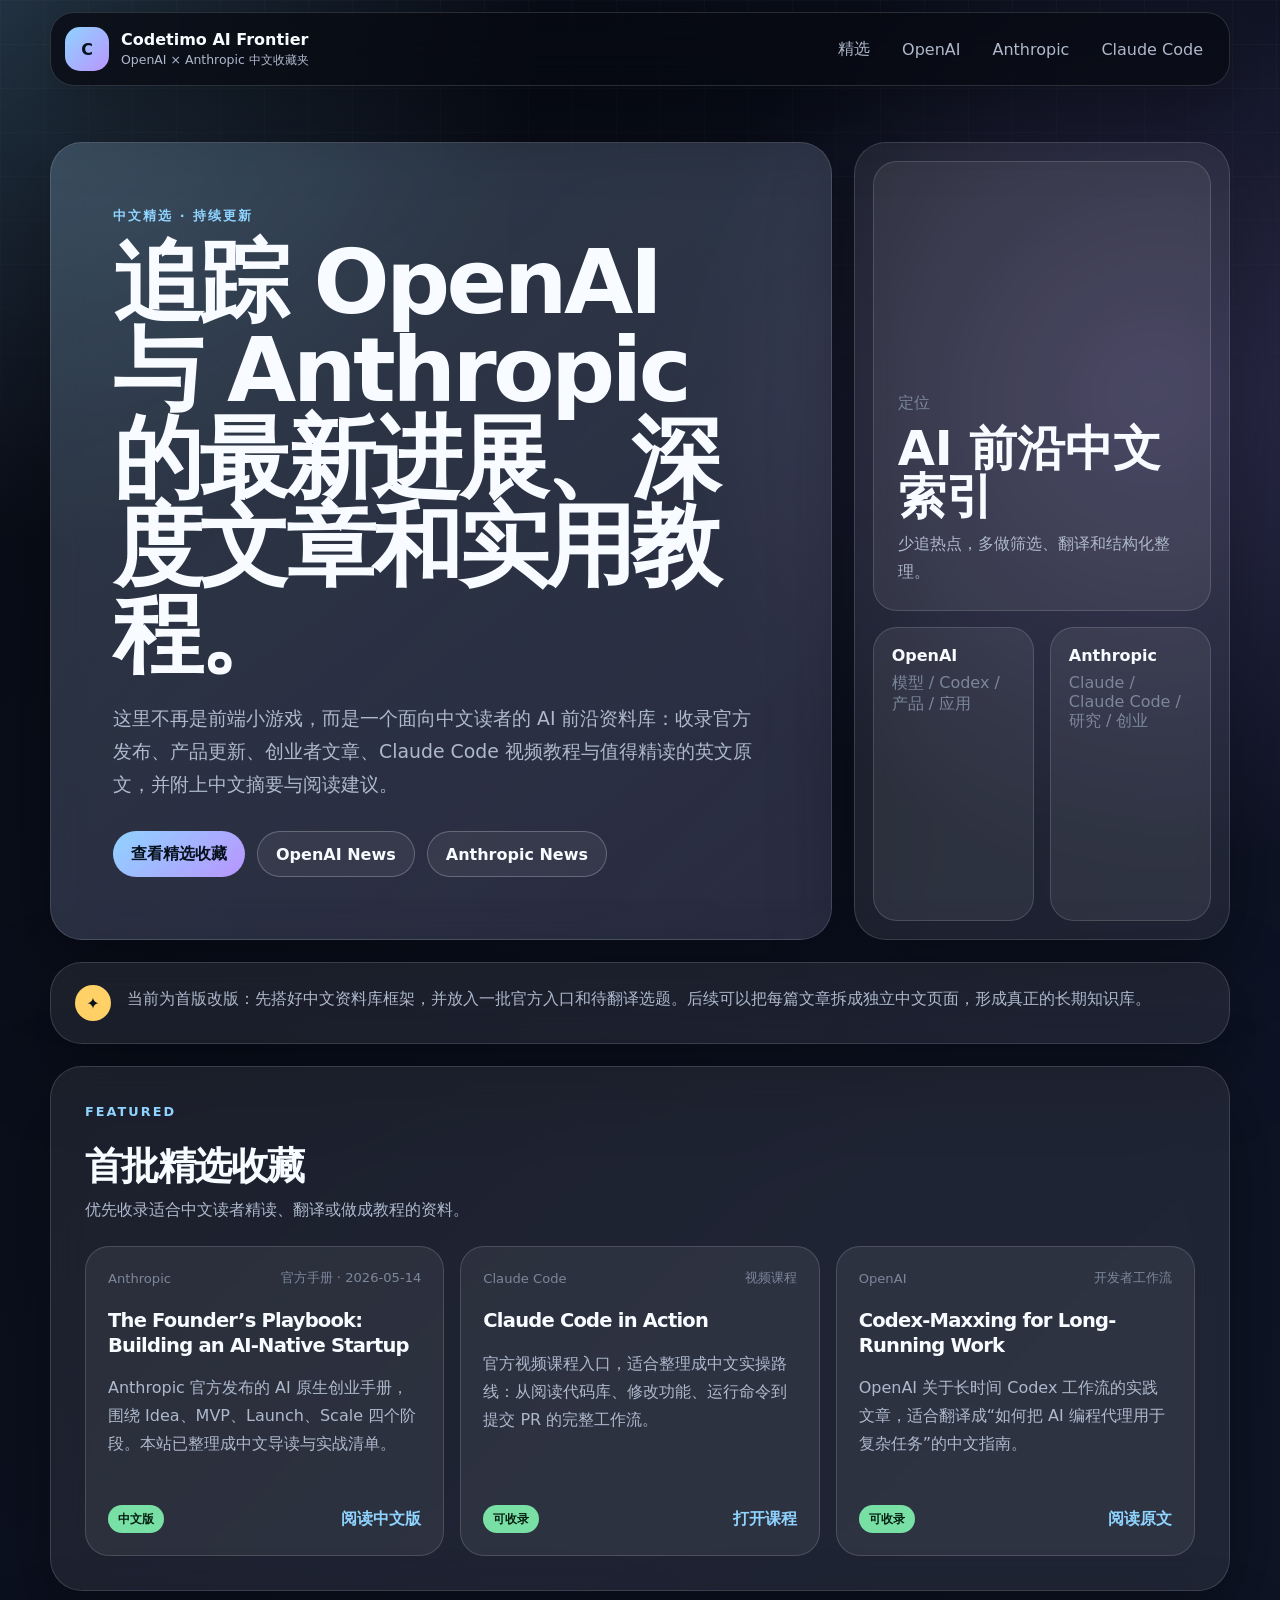
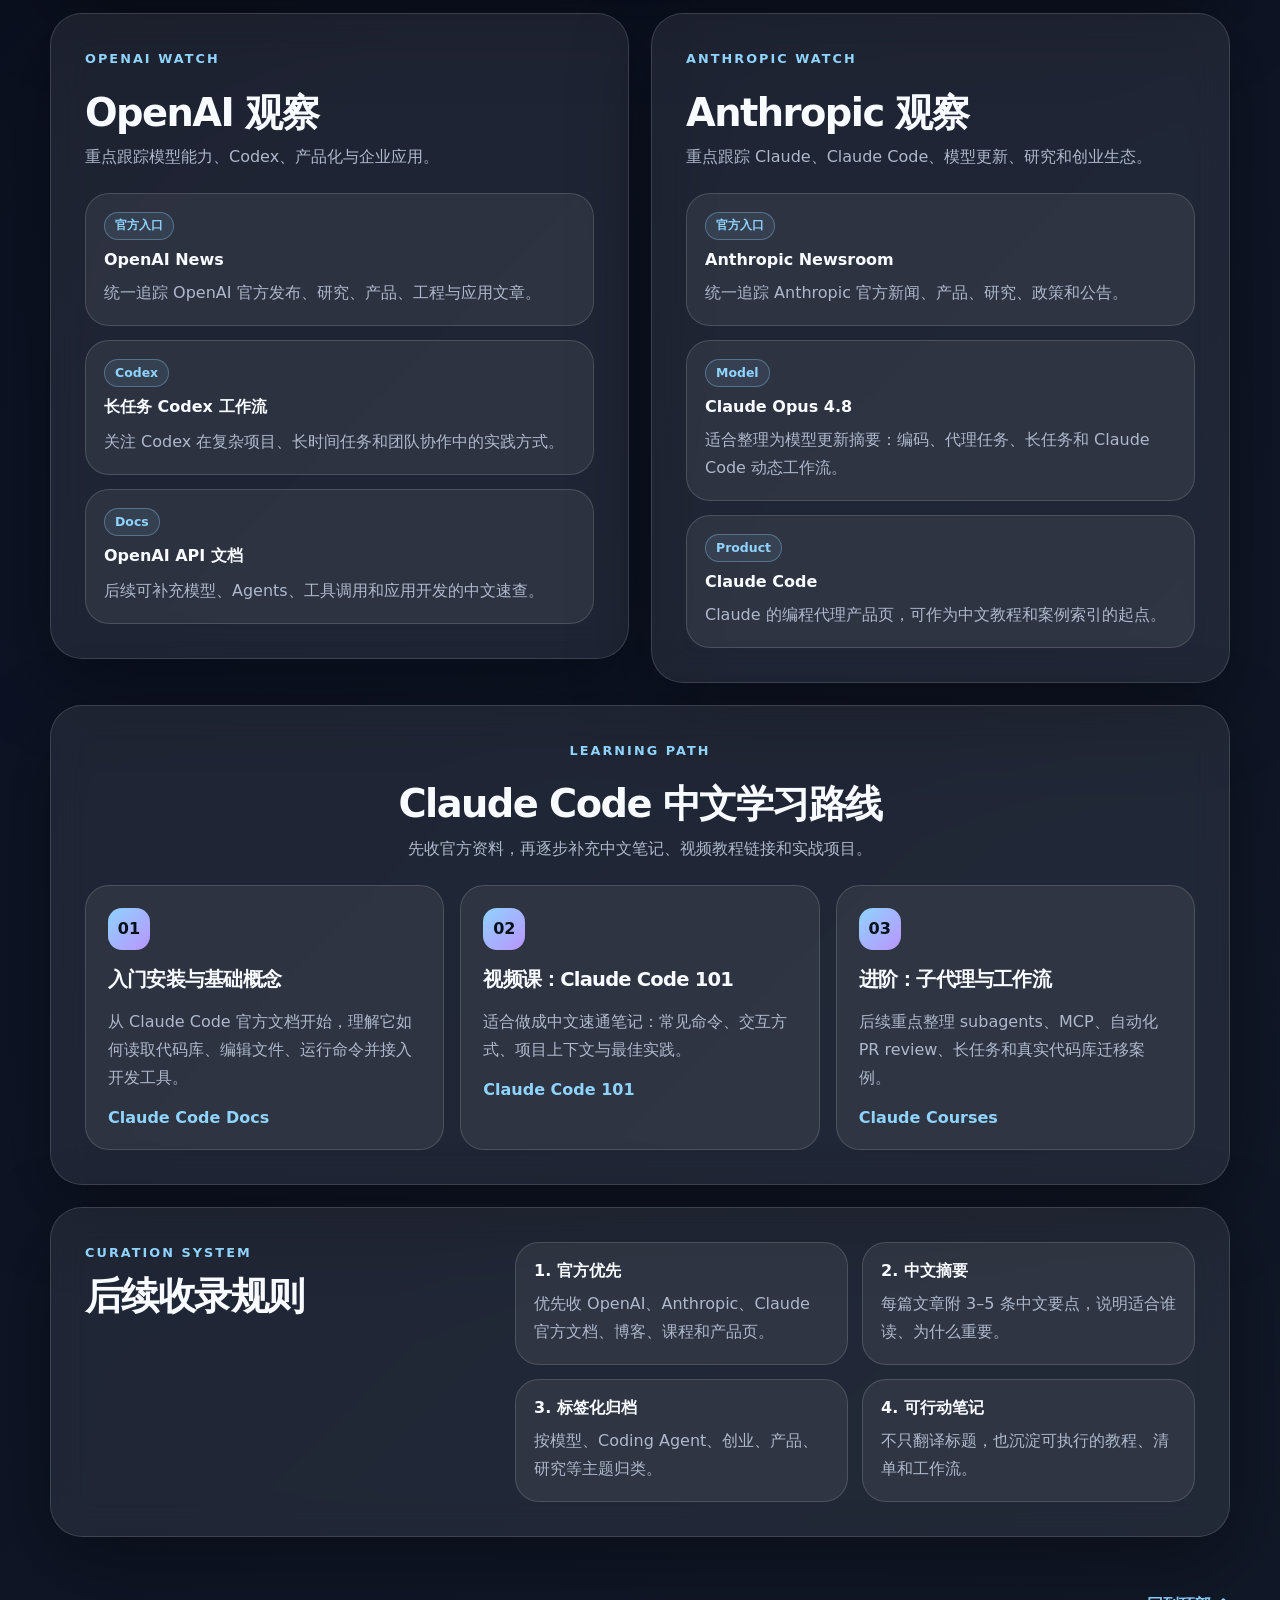
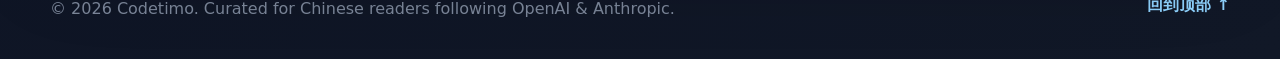
<file: index.html>
<!DOCTYPE html>
<html lang="zh-CN">
<head>
  <meta charset="UTF-8">
  <meta name="viewport" content="width=device-width, initial-scale=1.0">
  <meta name="description" content="Codetimo AI Frontier：专注收藏、翻译与分享 OpenAI、Anthropic 最新进展、文章与 Claude Code 教程的中文入口。">
  <title>Codetimo AI Frontier 中文收藏夹</title>
  <link rel="stylesheet" href="./style.css">
</head>
<body>
  <header class="site-header">
    <a class="brand" href="#top" aria-label="Codetimo AI Frontier 首页">
      <span class="brand-mark">C</span>
      <span>
        <strong>Codetimo AI Frontier</strong>
        <small>OpenAI × Anthropic 中文收藏夹</small>
      </span>
    </a>
    <nav class="site-nav" aria-label="页面导航">
      <a href="#featured">精选</a>
      <a href="#openai">OpenAI</a>
      <a href="#anthropic">Anthropic</a>
      <a href="#learning">Claude Code</a>
    </nav>
  </header>

  <main id="top">
    <section class="hero-section">
      <div class="hero-copy">
        <p class="eyebrow">中文精选 · 持续更新</p>
        <h1>追踪 OpenAI 与 Anthropic 的最新进展、深度文章和实用教程。</h1>
        <p class="hero-intro">
          这里不再是前端小游戏，而是一个面向中文读者的 AI 前沿资料库：收录官方发布、产品更新、创业者文章、Claude Code 视频教程与值得精读的英文原文，并附上中文摘要与阅读建议。
        </p>
        <div class="hero-actions" aria-label="快速入口">
          <a class="primary-link" href="#featured">查看精选收藏</a>
          <a class="secondary-link" href="https://openai.com/news/" target="_blank" rel="noreferrer">OpenAI News</a>
          <a class="secondary-link" href="https://www.anthropic.com/news" target="_blank" rel="noreferrer">Anthropic News</a>
        </div>
      </div>

      <aside class="hero-panel" aria-label="站点定位">
        <div class="panel-card">
          <span>定位</span>
          <strong>AI 前沿中文索引</strong>
          <p>少追热点，多做筛选、翻译和结构化整理。</p>
        </div>
        <div class="panel-grid">
          <div>
            <strong>OpenAI</strong>
            <span>模型 / Codex / 产品 / 应用</span>
          </div>
          <div>
            <strong>Anthropic</strong>
            <span>Claude / Claude Code / 研究 / 创业</span>
          </div>
        </div>
      </aside>
    </section>

    <section class="notice-card" aria-label="编辑说明">
      <span class="notice-icon">✦</span>
      <p>
        当前为首版改版：先搭好中文资料库框架，并放入一批官方入口和待翻译选题。后续可以把每篇文章拆成独立中文页面，形成真正的长期知识库。
      </p>
    </section>

    <section class="section-block" id="featured">
      <div class="section-heading">
        <p class="eyebrow">Featured</p>
        <h2>首批精选收藏</h2>
        <p>优先收录适合中文读者精读、翻译或做成教程的资料。</p>
      </div>

      <div class="cards-grid featured-grid">
        <article class="resource-card feature-card">
          <div class="card-meta">
            <span>Anthropic</span>
            <span>官方手册 · 2026-05-14</span>
          </div>
          <h3>The Founder’s Playbook: Building an AI-Native Startup</h3>
          <p>
            Anthropic 官方发布的 AI 原生创业手册，围绕 Idea、MVP、Launch、Scale 四个阶段。本站已整理成中文导读与实战清单。
          </p>
          <div class="card-footer">
            <span class="status status-ready">中文版</span>
            <a href="./articles/founders-playbook-ai-native-startup.html">阅读中文版</a>
          </div>
        </article>

        <article class="resource-card feature-card">
          <div class="card-meta">
            <span>Claude Code</span>
            <span>视频课程</span>
          </div>
          <h3>Claude Code in Action</h3>
          <p>
            官方视频课程入口，适合整理成中文实操路线：从阅读代码库、修改功能、运行命令到提交 PR 的完整工作流。
          </p>
          <div class="card-footer">
            <span class="status status-ready">可收录</span>
            <a href="https://anthropic.skilljar.com/claude-code-in-action" target="_blank" rel="noreferrer">打开课程</a>
          </div>
        </article>

        <article class="resource-card feature-card">
          <div class="card-meta">
            <span>OpenAI</span>
            <span>开发者工作流</span>
          </div>
          <h3>Codex-Maxxing for Long-Running Work</h3>
          <p>
            OpenAI 关于长时间 Codex 工作流的实践文章，适合翻译成“如何把 AI 编程代理用于复杂任务”的中文指南。
          </p>
          <div class="card-footer">
            <span class="status status-ready">可收录</span>
            <a href="https://openai.com/index/codex-maxxing-long-running-work/" target="_blank" rel="noreferrer">阅读原文</a>
          </div>
        </article>
      </div>
    </section>

    <section class="two-column-layout">
      <div class="section-block compact" id="openai">
        <div class="section-heading">
          <p class="eyebrow">OpenAI Watch</p>
          <h2>OpenAI 观察</h2>
          <p>重点跟踪模型能力、Codex、产品化与企业应用。</p>
        </div>

        <div class="list-stack">
          <a class="list-item" href="https://openai.com/news/" target="_blank" rel="noreferrer">
            <span class="item-tag">官方入口</span>
            <strong>OpenAI News</strong>
            <p>统一追踪 OpenAI 官方发布、研究、产品、工程与应用文章。</p>
          </a>
          <a class="list-item" href="https://openai.com/index/codex-maxxing-long-running-work/" target="_blank" rel="noreferrer">
            <span class="item-tag">Codex</span>
            <strong>长任务 Codex 工作流</strong>
            <p>关注 Codex 在复杂项目、长时间任务和团队协作中的实践方式。</p>
          </a>
          <a class="list-item" href="https://platform.openai.com/docs" target="_blank" rel="noreferrer">
            <span class="item-tag">Docs</span>
            <strong>OpenAI API 文档</strong>
            <p>后续可补充模型、Agents、工具调用和应用开发的中文速查。</p>
          </a>
        </div>
      </div>

      <div class="section-block compact" id="anthropic">
        <div class="section-heading">
          <p class="eyebrow">Anthropic Watch</p>
          <h2>Anthropic 观察</h2>
          <p>重点跟踪 Claude、Claude Code、模型更新、研究和创业生态。</p>
        </div>

        <div class="list-stack">
          <a class="list-item" href="https://www.anthropic.com/news" target="_blank" rel="noreferrer">
            <span class="item-tag">官方入口</span>
            <strong>Anthropic Newsroom</strong>
            <p>统一追踪 Anthropic 官方新闻、产品、研究、政策和公告。</p>
          </a>
          <a class="list-item" href="https://www.anthropic.com/news/claude-opus-4-8" target="_blank" rel="noreferrer">
            <span class="item-tag">Model</span>
            <strong>Claude Opus 4.8</strong>
            <p>适合整理为模型更新摘要：编码、代理任务、长任务和 Claude Code 动态工作流。</p>
          </a>
          <a class="list-item" href="https://claude.com/product/claude-code" target="_blank" rel="noreferrer">
            <span class="item-tag">Product</span>
            <strong>Claude Code</strong>
            <p>Claude 的编程代理产品页，可作为中文教程和案例索引的起点。</p>
          </a>
        </div>
      </div>
    </section>

    <section class="section-block" id="learning">
      <div class="section-heading centered">
        <p class="eyebrow">Learning Path</p>
        <h2>Claude Code 中文学习路线</h2>
        <p>先收官方资料，再逐步补充中文笔记、视频教程链接和实战项目。</p>
      </div>

      <div class="timeline">
        <article class="timeline-step">
          <span>01</span>
          <h3>入门安装与基础概念</h3>
          <p>从 Claude Code 官方文档开始，理解它如何读取代码库、编辑文件、运行命令并接入开发工具。</p>
          <a href="https://code.claude.com/docs/en/overview" target="_blank" rel="noreferrer">Claude Code Docs</a>
        </article>
        <article class="timeline-step">
          <span>02</span>
          <h3>视频课：Claude Code 101</h3>
          <p>适合做成中文速通笔记：常见命令、交互方式、项目上下文与最佳实践。</p>
          <a href="https://anthropic.skilljar.com/claude-code-101" target="_blank" rel="noreferrer">Claude Code 101</a>
        </article>
        <article class="timeline-step">
          <span>03</span>
          <h3>进阶：子代理与工作流</h3>
          <p>后续重点整理 subagents、MCP、自动化 PR review、长任务和真实代码库迁移案例。</p>
          <a href="https://claude.com/resources/courses" target="_blank" rel="noreferrer">Claude Courses</a>
        </article>
      </div>
    </section>

    <section class="section-block curation-system">
      <div>
        <p class="eyebrow">Curation System</p>
        <h2>后续收录规则</h2>
      </div>
      <div class="rules-grid">
        <div>
          <strong>1. 官方优先</strong>
          <p>优先收 OpenAI、Anthropic、Claude 官方文档、博客、课程和产品页。</p>
        </div>
        <div>
          <strong>2. 中文摘要</strong>
          <p>每篇文章附 3–5 条中文要点，说明适合谁读、为什么重要。</p>
        </div>
        <div>
          <strong>3. 标签化归档</strong>
          <p>按模型、Coding Agent、创业、产品、研究等主题归类。</p>
        </div>
        <div>
          <strong>4. 可行动笔记</strong>
          <p>不只翻译标题，也沉淀可执行的教程、清单和工作流。</p>
        </div>
      </div>
    </section>
  </main>

  <footer class="site-footer">
    <p>© 2026 Codetimo. Curated for Chinese readers following OpenAI & Anthropic.</p>
    <a href="#top">回到顶部 ↑</a>
  </footer>
</body>
</html>
</file>
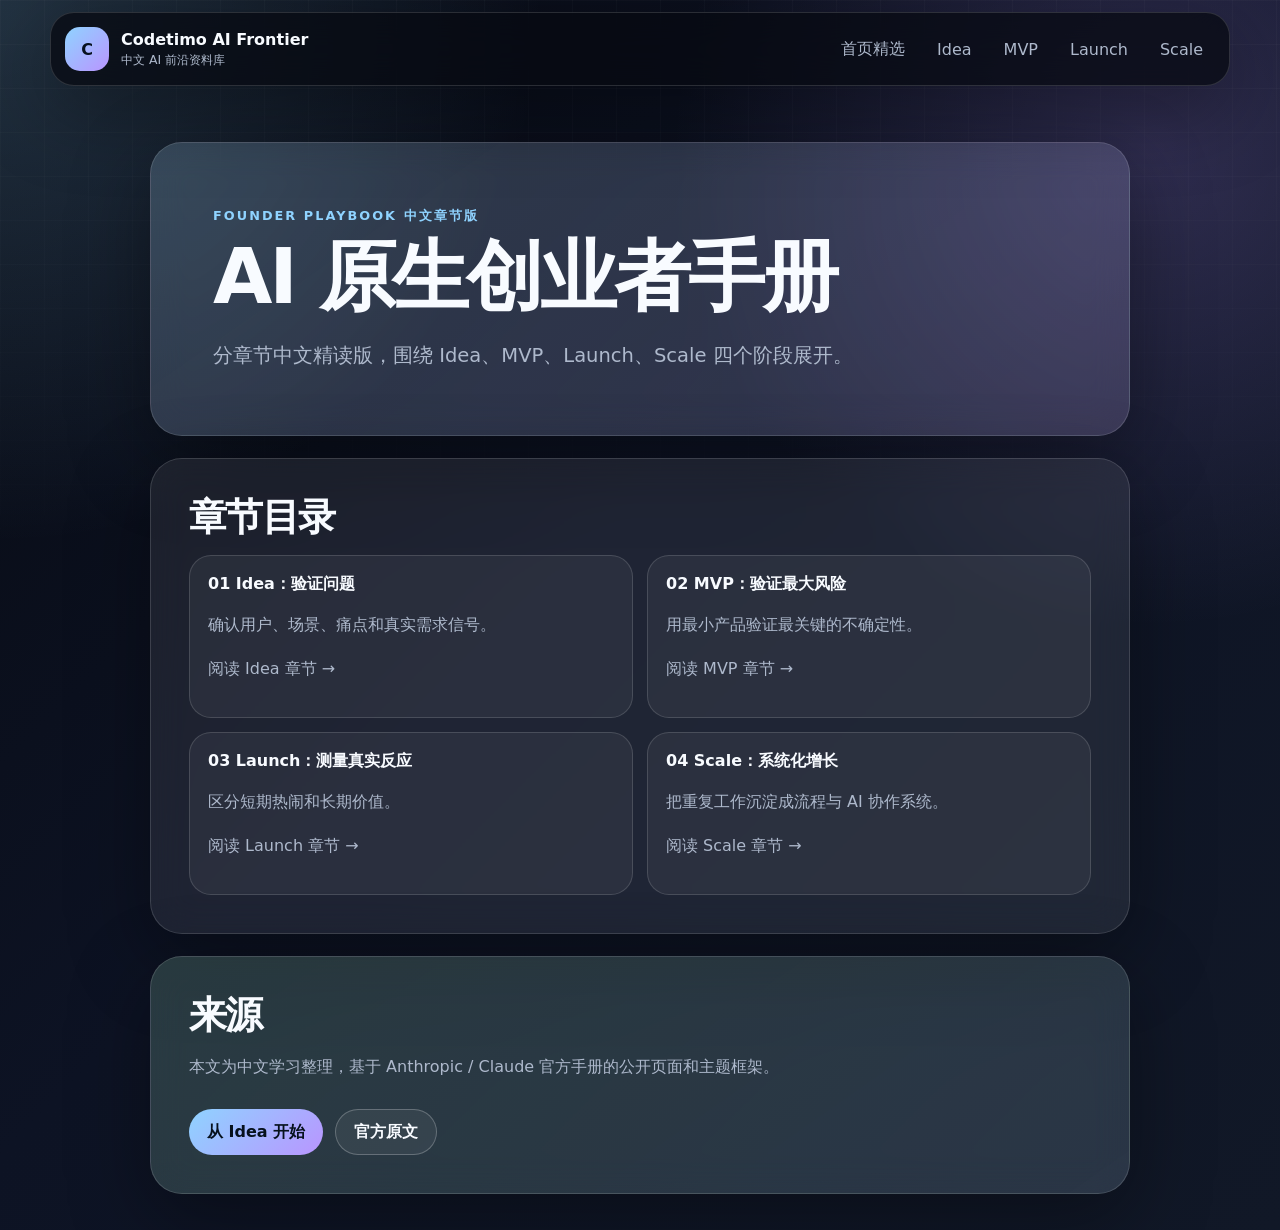
<file: articles/founders-playbook/index.html>
<!DOCTYPE html><html lang="zh-CN"><head><meta charset="UTF-8"><meta name="viewport" content="width=device-width, initial-scale=1.0"><title>AI 原生创业者手册｜章节目录</title><link rel="stylesheet" href="../../style.css"><link rel="stylesheet" href="../../article.css"></head><body><header class="site-header"><a class="brand" href="../../index.html"><span class="brand-mark">C</span><span><strong>Codetimo AI Frontier</strong><small>中文 AI 前沿资料库</small></span></a><nav class="site-nav"><a href="../../index.html#featured">首页精选</a><a href="./idea.html">Idea</a><a href="./mvp.html">MVP</a><a href="./launch.html">Launch</a><a href="./scale.html">Scale</a></nav></header><main class="article-shell"><article class="article-page"><header class="article-hero"><p class="eyebrow">Founder Playbook 中文章节版</p><h1>AI 原生创业者手册</h1><p class="article-lead">分章节中文精读版，围绕 Idea、MVP、Launch、Scale 四个阶段展开。</p></header><section class="article-section"><h2>章节目录</h2><div class="tool-matrix"><div><strong>01 Idea：验证问题</strong><p>确认用户、场景、痛点和真实需求信号。</p><p><a href="./idea.html">阅读 Idea 章节 →</a></p></div><div><strong>02 MVP：验证最大风险</strong><p>用最小产品验证最关键的不确定性。</p><p><a href="./mvp.html">阅读 MVP 章节 →</a></p></div><div><strong>03 Launch：测量真实反应</strong><p>区分短期热闹和长期价值。</p><p><a href="./launch.html">阅读 Launch 章节 →</a></p></div><div><strong>04 Scale：系统化增长</strong><p>把重复工作沉淀成流程与 AI 协作系统。</p><p><a href="./scale.html">阅读 Scale 章节 →</a></p></div></div></section><section class="article-section closing-section"><h2>来源</h2><p>本文为中文学习整理，基于 Anthropic / Claude 官方手册的公开页面和主题框架。</p><div class="article-actions"><a class="primary-link" href="./idea.html">从 Idea 开始</a><a class="secondary-link" href="https://claude.com/blog/the-founders-playbook" target="_blank" rel="noreferrer">官方原文</a></div></section></article></main></body></html>
</file>
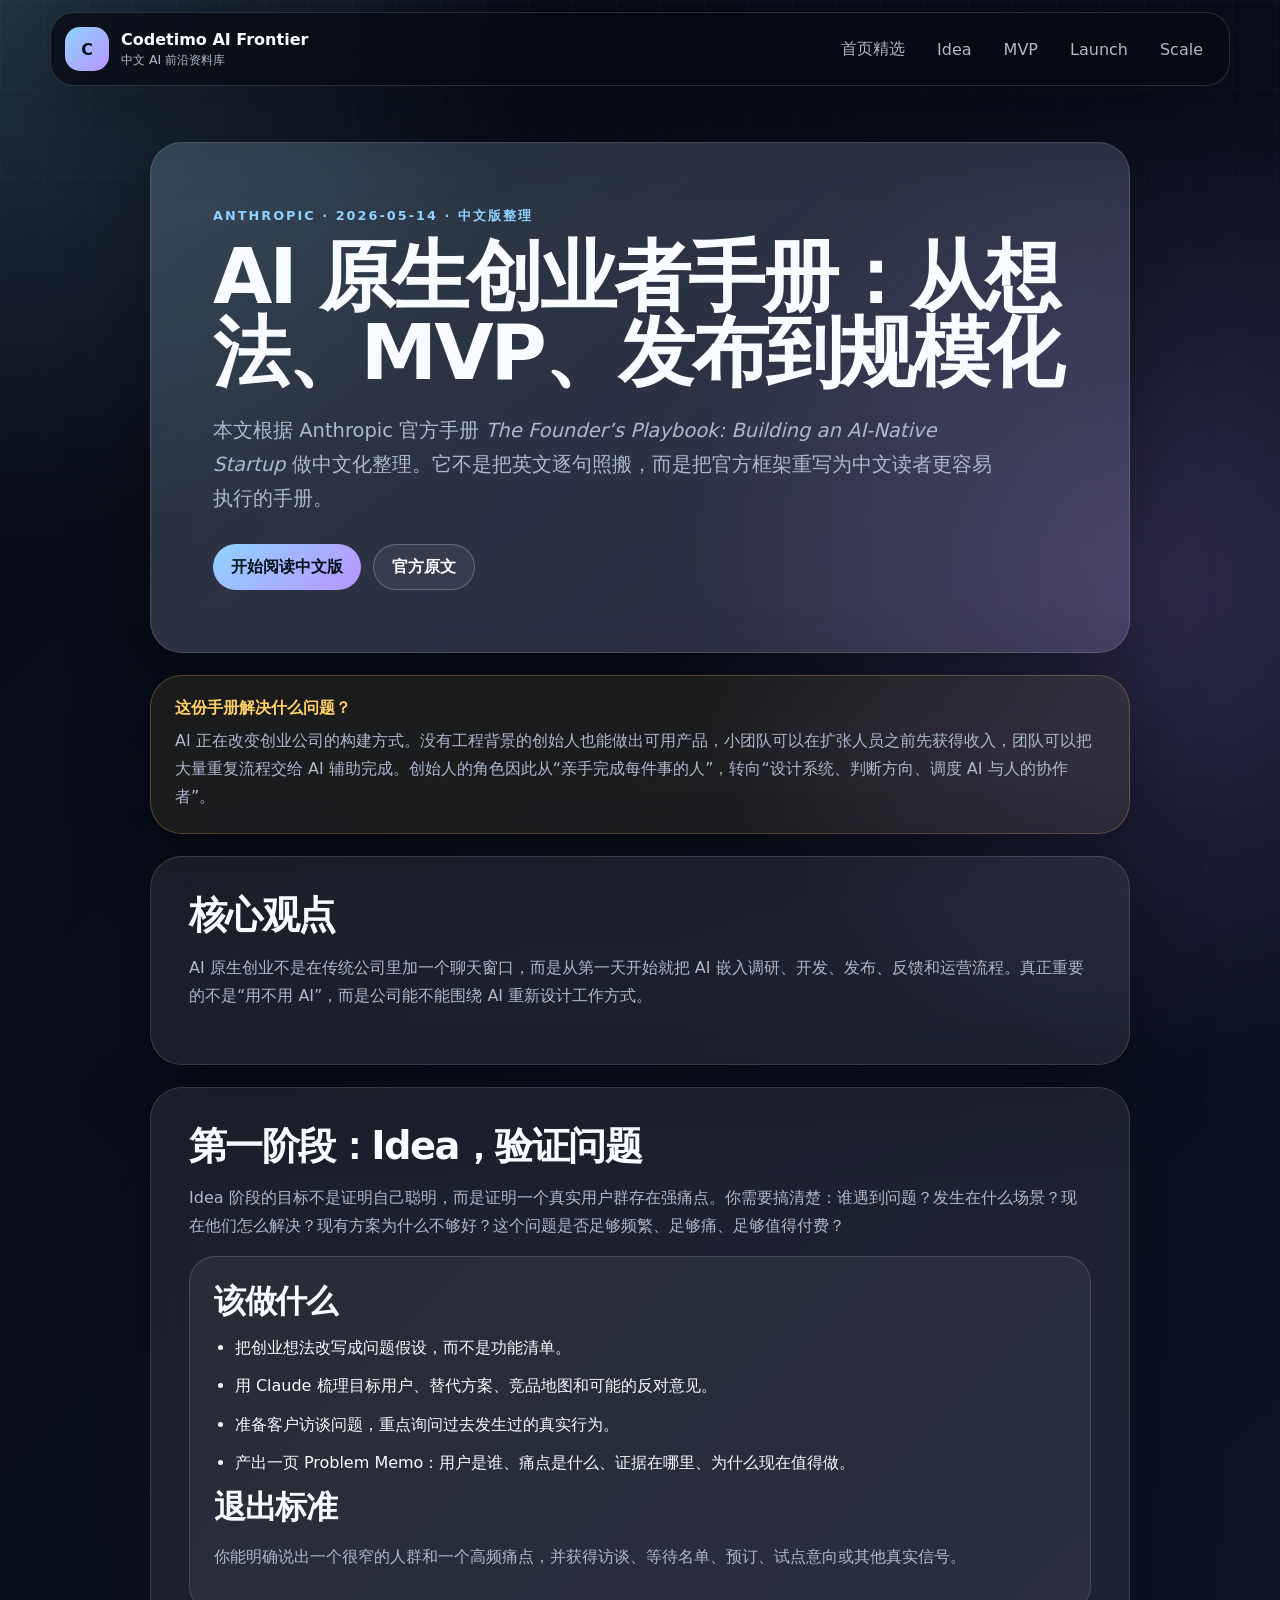
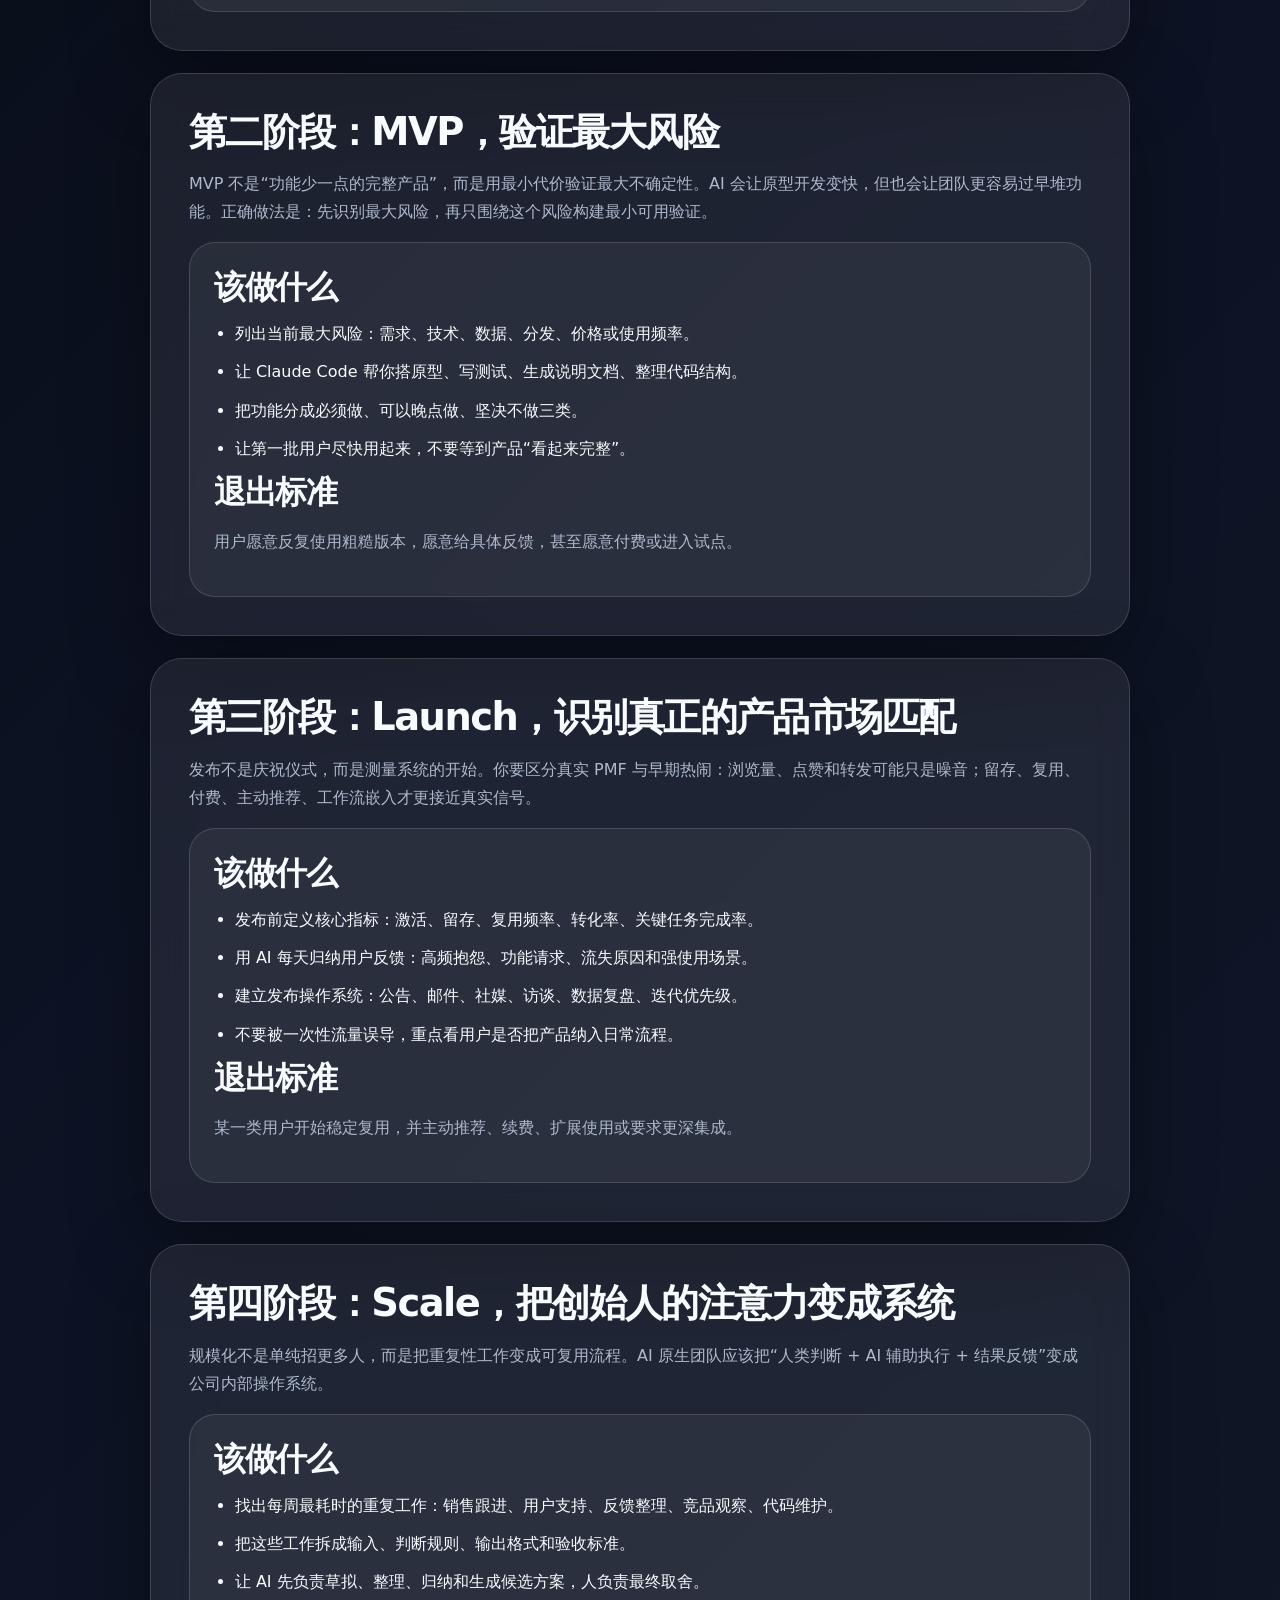
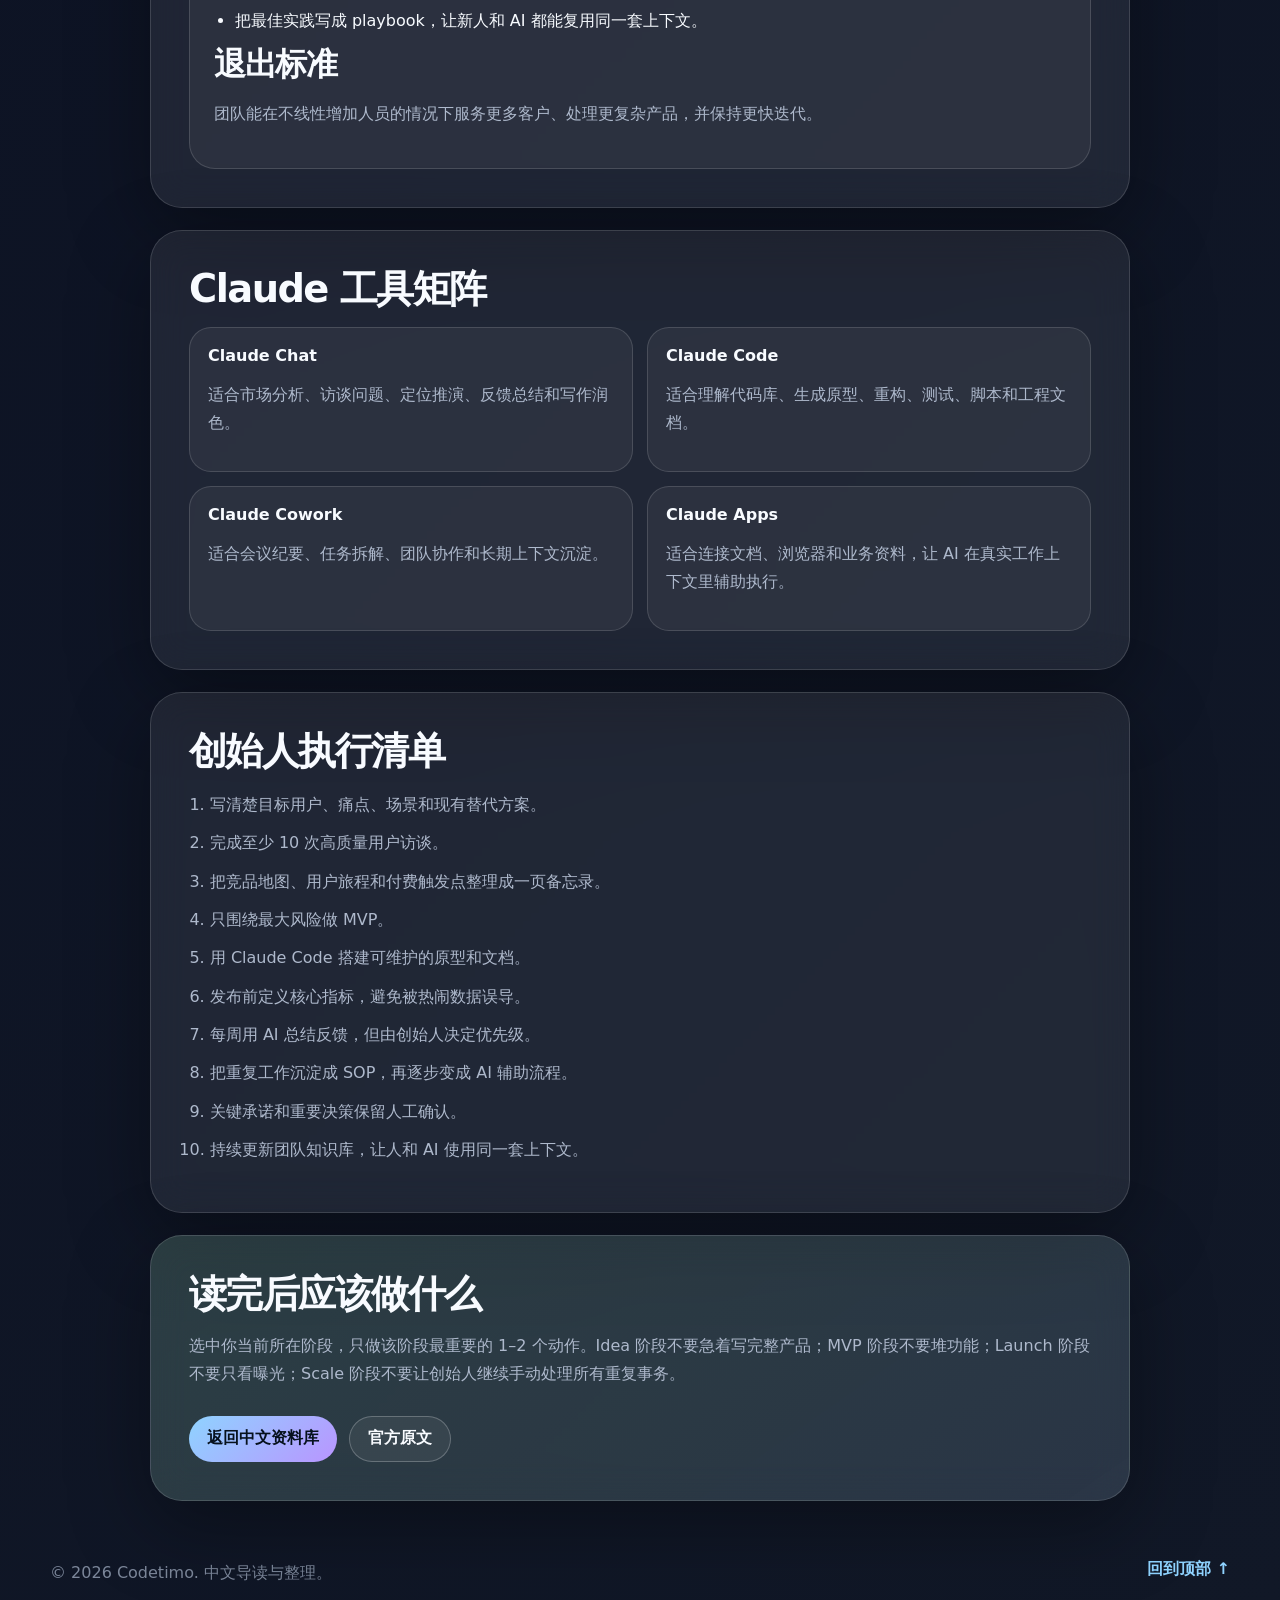
<file: articles/founders-playbook-ai-native-startup.html>
<!DOCTYPE html>
<html lang="zh-CN">
<head>
  <meta charset="UTF-8">
  <meta name="viewport" content="width=device-width, initial-scale=1.0">
  <meta name="description" content="《The Founder’s Playbook: Building an AI-Native Startup》中文导读与实战手册。">
  <title>AI 原生创业者手册中文版｜Codetimo AI Frontier</title>
  <link rel="stylesheet" href="../style.css">
  <link rel="stylesheet" href="../article.css">
</head>
<body>
  <header class="site-header">
    <a class="brand" href="../index.html">
      <span class="brand-mark">C</span>
      <span><strong>Codetimo AI Frontier</strong><small>中文 AI 前沿资料库</small></span>
    </a>
    <nav class="site-nav">
      <a href="../index.html#featured">首页精选</a>
      <a href="#idea">Idea</a>
      <a href="#mvp">MVP</a>
      <a href="#launch">Launch</a>
      <a href="#scale">Scale</a>
    </nav>
  </header>

  <main class="article-shell">
    <article class="article-page">
      <header class="article-hero">
        <p class="eyebrow">Anthropic · 2026-05-14 · 中文版整理</p>
        <h1>AI 原生创业者手册：从想法、MVP、发布到规模化</h1>
        <p class="article-lead">本文根据 Anthropic 官方手册 <em>The Founder’s Playbook: Building an AI-Native Startup</em> 做中文化整理。它不是把英文逐句照搬，而是把官方框架重写为中文读者更容易执行的手册。</p>
        <div class="article-actions">
          <a class="primary-link" href="#idea">开始阅读中文版</a>
          <a class="secondary-link" href="https://claude.com/blog/the-founders-playbook" target="_blank" rel="noreferrer">官方原文</a>
        </div>
      </header>

      <aside class="article-note">
        <strong>这份手册解决什么问题？</strong>
        <p>AI 正在改变创业公司的构建方式。没有工程背景的创始人也能做出可用产品，小团队可以在扩张人员之前先获得收入，团队可以把大量重复流程交给 AI 辅助完成。创始人的角色因此从“亲手完成每件事的人”，转向“设计系统、判断方向、调度 AI 与人的协作者”。</p>
      </aside>

      <section class="article-section">
        <h2>核心观点</h2>
        <p>AI 原生创业不是在传统公司里加一个聊天窗口，而是从第一天开始就把 AI 嵌入调研、开发、发布、反馈和运营流程。真正重要的不是“用不用 AI”，而是公司能不能围绕 AI 重新设计工作方式。</p>
      </section>

      <section class="article-section" id="idea">
        <h2>第一阶段：Idea，验证问题</h2>
        <p>Idea 阶段的目标不是证明自己聪明，而是证明一个真实用户群存在强痛点。你需要搞清楚：谁遇到问题？发生在什么场景？现在他们怎么解决？现有方案为什么不够好？这个问题是否足够频繁、足够痛、足够值得付费？</p>
        <div class="stage-card">
          <h3>该做什么</h3>
          <ul>
            <li>把创业想法改写成问题假设，而不是功能清单。</li>
            <li>用 Claude 梳理目标用户、替代方案、竞品地图和可能的反对意见。</li>
            <li>准备客户访谈问题，重点询问过去发生过的真实行为。</li>
            <li>产出一页 Problem Memo：用户是谁、痛点是什么、证据在哪里、为什么现在值得做。</li>
          </ul>
          <h3>退出标准</h3>
          <p>你能明确说出一个很窄的人群和一个高频痛点，并获得访谈、等待名单、预订、试点意向或其他真实信号。</p>
        </div>
      </section>

      <section class="article-section" id="mvp">
        <h2>第二阶段：MVP，验证最大风险</h2>
        <p>MVP 不是“功能少一点的完整产品”，而是用最小代价验证最大不确定性。AI 会让原型开发变快，但也会让团队更容易过早堆功能。正确做法是：先识别最大风险，再只围绕这个风险构建最小可用验证。</p>
        <div class="stage-card">
          <h3>该做什么</h3>
          <ul>
            <li>列出当前最大风险：需求、技术、数据、分发、价格或使用频率。</li>
            <li>让 Claude Code 帮你搭原型、写测试、生成说明文档、整理代码结构。</li>
            <li>把功能分成必须做、可以晚点做、坚决不做三类。</li>
            <li>让第一批用户尽快用起来，不要等到产品“看起来完整”。</li>
          </ul>
          <h3>退出标准</h3>
          <p>用户愿意反复使用粗糙版本，愿意给具体反馈，甚至愿意付费或进入试点。</p>
        </div>
      </section>

      <section class="article-section" id="launch">
        <h2>第三阶段：Launch，识别真正的产品市场匹配</h2>
        <p>发布不是庆祝仪式，而是测量系统的开始。你要区分真实 PMF 与早期热闹：浏览量、点赞和转发可能只是噪音；留存、复用、付费、主动推荐、工作流嵌入才更接近真实信号。</p>
        <div class="stage-card">
          <h3>该做什么</h3>
          <ul>
            <li>发布前定义核心指标：激活、留存、复用频率、转化率、关键任务完成率。</li>
            <li>用 AI 每天归纳用户反馈：高频抱怨、功能请求、流失原因和强使用场景。</li>
            <li>建立发布操作系统：公告、邮件、社媒、访谈、数据复盘、迭代优先级。</li>
            <li>不要被一次性流量误导，重点看用户是否把产品纳入日常流程。</li>
          </ul>
          <h3>退出标准</h3>
          <p>某一类用户开始稳定复用，并主动推荐、续费、扩展使用或要求更深集成。</p>
        </div>
      </section>

      <section class="article-section" id="scale">
        <h2>第四阶段：Scale，把创始人的注意力变成系统</h2>
        <p>规模化不是单纯招更多人，而是把重复性工作变成可复用流程。AI 原生团队应该把“人类判断 + AI 辅助执行 + 结果反馈”变成公司内部操作系统。</p>
        <div class="stage-card">
          <h3>该做什么</h3>
          <ul>
            <li>找出每周最耗时的重复工作：销售跟进、用户支持、反馈整理、竞品观察、代码维护。</li>
            <li>把这些工作拆成输入、判断规则、输出格式和验收标准。</li>
            <li>让 AI 先负责草拟、整理、归纳和生成候选方案，人负责最终取舍。</li>
            <li>把最佳实践写成 playbook，让新人和 AI 都能复用同一套上下文。</li>
          </ul>
          <h3>退出标准</h3>
          <p>团队能在不线性增加人员的情况下服务更多客户、处理更复杂产品，并保持更快迭代。</p>
        </div>
      </section>

      <section class="article-section" id="toolkit">
        <h2>Claude 工具矩阵</h2>
        <div class="tool-matrix">
          <div><strong>Claude Chat</strong><p>适合市场分析、访谈问题、定位推演、反馈总结和写作润色。</p></div>
          <div><strong>Claude Code</strong><p>适合理解代码库、生成原型、重构、测试、脚本和工程文档。</p></div>
          <div><strong>Claude Cowork</strong><p>适合会议纪要、任务拆解、团队协作和长期上下文沉淀。</p></div>
          <div><strong>Claude Apps</strong><p>适合连接文档、浏览器和业务资料，让 AI 在真实工作上下文里辅助执行。</p></div>
        </div>
      </section>

      <section class="article-section" id="checklist">
        <h2>创始人执行清单</h2>
        <ol class="checklist">
          <li>写清楚目标用户、痛点、场景和现有替代方案。</li>
          <li>完成至少 10 次高质量用户访谈。</li>
          <li>把竞品地图、用户旅程和付费触发点整理成一页备忘录。</li>
          <li>只围绕最大风险做 MVP。</li>
          <li>用 Claude Code 搭建可维护的原型和文档。</li>
          <li>发布前定义核心指标，避免被热闹数据误导。</li>
          <li>每周用 AI 总结反馈，但由创始人决定优先级。</li>
          <li>把重复工作沉淀成 SOP，再逐步变成 AI 辅助流程。</li>
          <li>关键承诺和重要决策保留人工确认。</li>
          <li>持续更新团队知识库，让人和 AI 使用同一套上下文。</li>
        </ol>
      </section>

      <section class="article-section closing-section">
        <h2>读完后应该做什么</h2>
        <p>选中你当前所在阶段，只做该阶段最重要的 1–2 个动作。Idea 阶段不要急着写完整产品；MVP 阶段不要堆功能；Launch 阶段不要只看曝光；Scale 阶段不要让创始人继续手动处理所有重复事务。</p>
        <div class="article-actions">
          <a class="primary-link" href="../index.html">返回中文资料库</a>
          <a class="secondary-link" href="https://claude.com/blog/the-founders-playbook" target="_blank" rel="noreferrer">官方原文</a>
        </div>
      </section>
    </article>
  </main>

  <footer class="site-footer">
    <p>© 2026 Codetimo. 中文导读与整理。</p>
    <a href="#top">回到顶部 ↑</a>
  </footer>
</body>
</html>
</file>
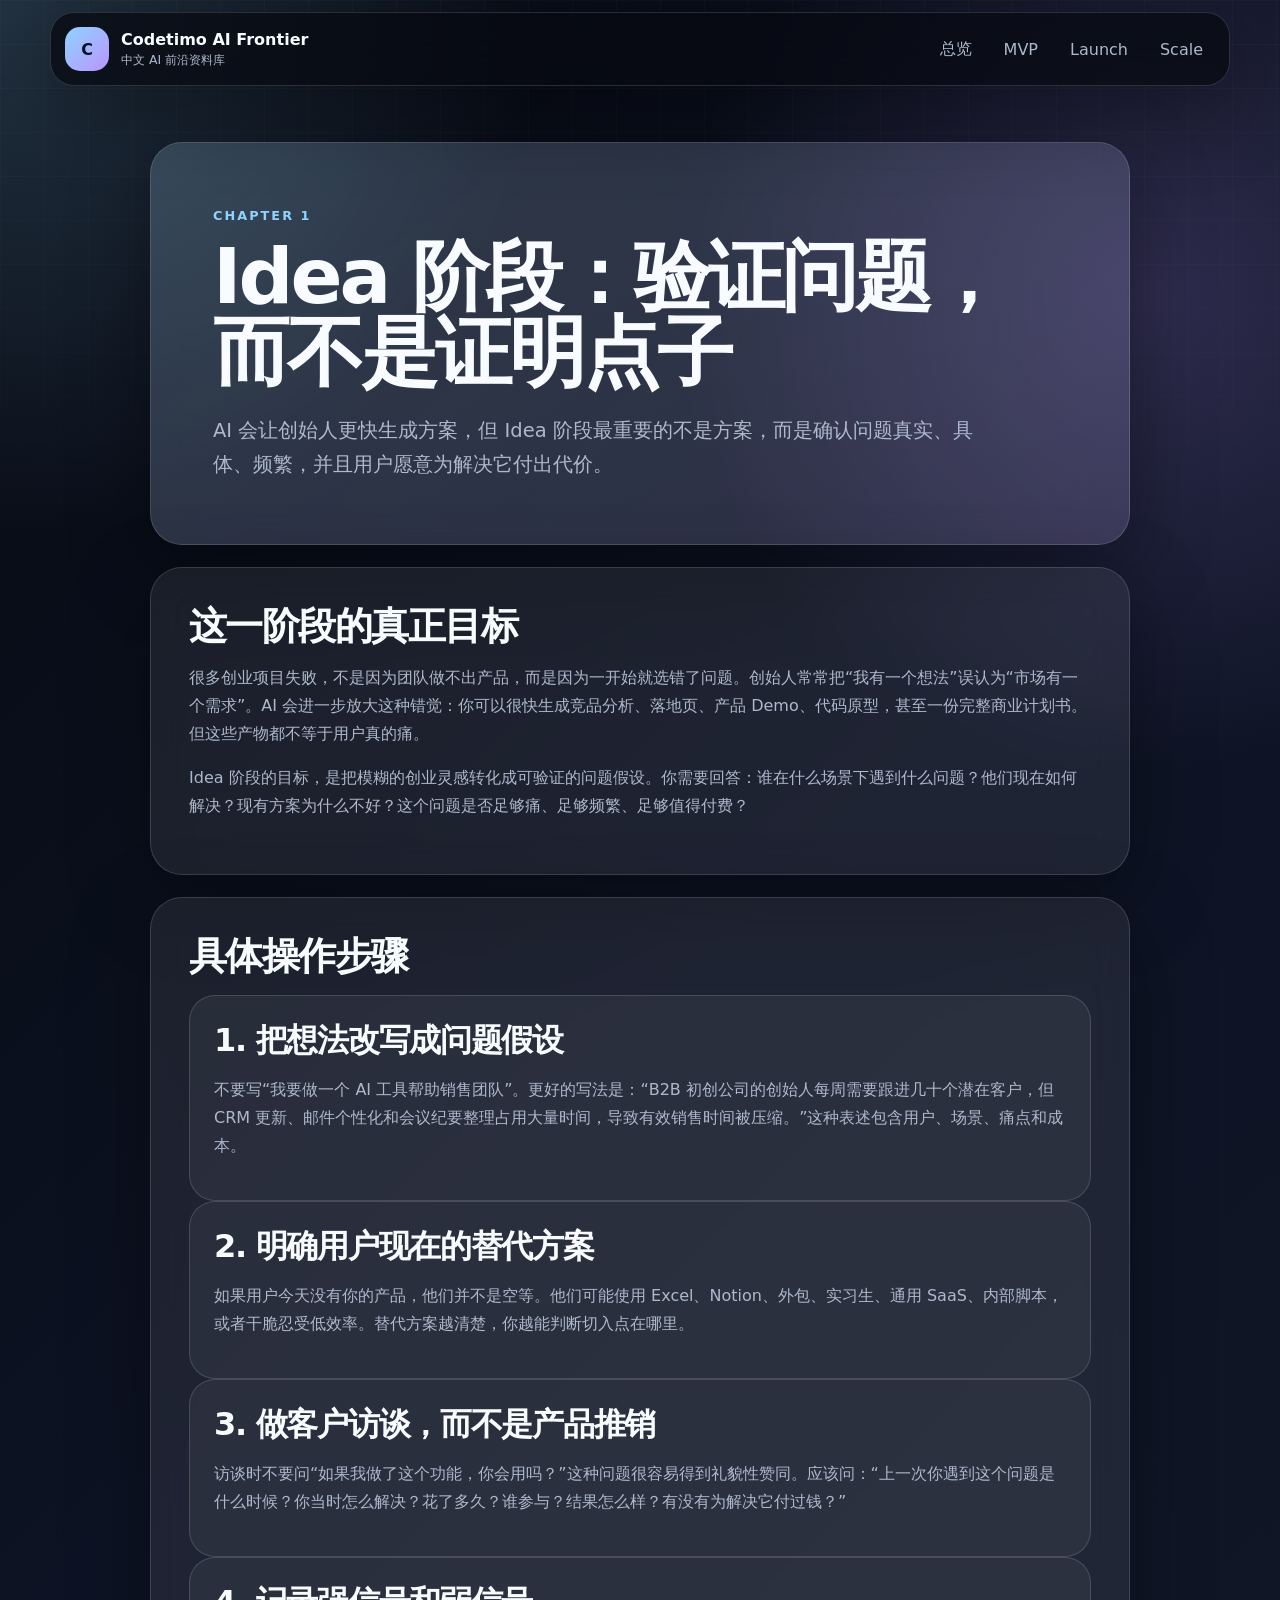
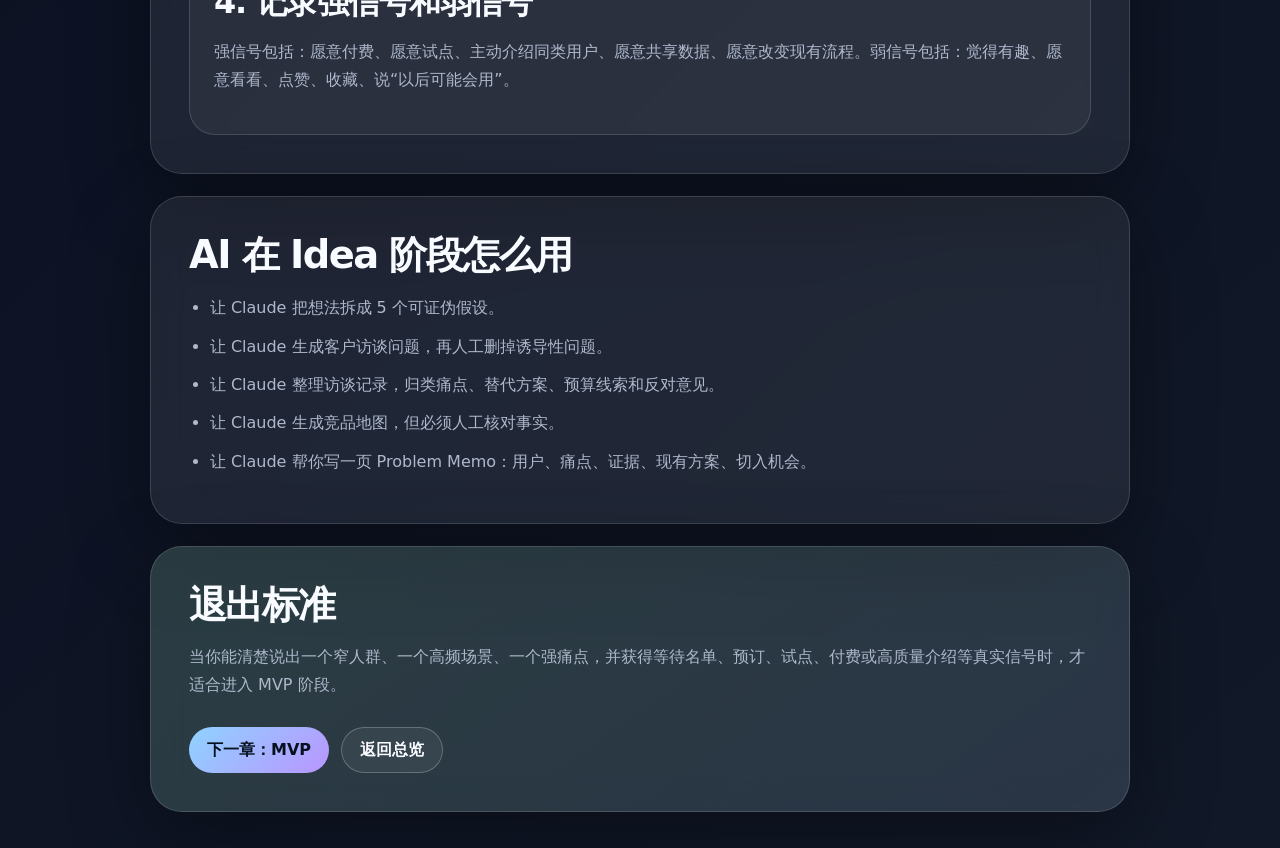
<file: articles/founders-playbook/idea.html>
<!DOCTYPE html>
<html lang="zh-CN">
<head>
  <meta charset="UTF-8">
  <meta name="viewport" content="width=device-width, initial-scale=1.0">
  <title>Idea 阶段：验证问题｜AI 原生创业者手册</title>
  <link rel="stylesheet" href="../../style.css">
  <link rel="stylesheet" href="../../article.css">
</head>
<body>
  <header class="site-header">
    <a class="brand" href="../../index.html"><span class="brand-mark">C</span><span><strong>Codetimo AI Frontier</strong><small>中文 AI 前沿资料库</small></span></a>
    <nav class="site-nav"><a href="../founders-playbook-ai-native-startup.html">总览</a><a href="./mvp.html">MVP</a><a href="./launch.html">Launch</a><a href="./scale.html">Scale</a></nav>
  </header>
  <main class="article-shell">
    <article class="article-page">
      <header class="article-hero">
        <p class="eyebrow">Chapter 1</p>
        <h1>Idea 阶段：验证问题，而不是证明点子</h1>
        <p class="article-lead">AI 会让创始人更快生成方案，但 Idea 阶段最重要的不是方案，而是确认问题真实、具体、频繁，并且用户愿意为解决它付出代价。</p>
      </header>
      <section class="article-section">
        <h2>这一阶段的真正目标</h2>
        <p>很多创业项目失败，不是因为团队做不出产品，而是因为一开始就选错了问题。创始人常常把“我有一个想法”误认为“市场有一个需求”。AI 会进一步放大这种错觉：你可以很快生成竞品分析、落地页、产品 Demo、代码原型，甚至一份完整商业计划书。但这些产物都不等于用户真的痛。</p>
        <p>Idea 阶段的目标，是把模糊的创业灵感转化成可验证的问题假设。你需要回答：谁在什么场景下遇到什么问题？他们现在如何解决？现有方案为什么不好？这个问题是否足够痛、足够频繁、足够值得付费？</p>
      </section>
      <section class="article-section">
        <h2>具体操作步骤</h2>
        <div class="stage-card"><h3>1. 把想法改写成问题假设</h3><p>不要写“我要做一个 AI 工具帮助销售团队”。更好的写法是：“B2B 初创公司的创始人每周需要跟进几十个潜在客户，但 CRM 更新、邮件个性化和会议纪要整理占用大量时间，导致有效销售时间被压缩。”这种表述包含用户、场景、痛点和成本。</p></div>
        <div class="stage-card"><h3>2. 明确用户现在的替代方案</h3><p>如果用户今天没有你的产品，他们并不是空等。他们可能使用 Excel、Notion、外包、实习生、通用 SaaS、内部脚本，或者干脆忍受低效率。替代方案越清楚，你越能判断切入点在哪里。</p></div>
        <div class="stage-card"><h3>3. 做客户访谈，而不是产品推销</h3><p>访谈时不要问“如果我做了这个功能，你会用吗？”这种问题很容易得到礼貌性赞同。应该问：“上一次你遇到这个问题是什么时候？你当时怎么解决？花了多久？谁参与？结果怎么样？有没有为解决它付过钱？”</p></div>
        <div class="stage-card"><h3>4. 记录强信号和弱信号</h3><p>强信号包括：愿意付费、愿意试点、主动介绍同类用户、愿意共享数据、愿意改变现有流程。弱信号包括：觉得有趣、愿意看看、点赞、收藏、说“以后可能会用”。</p></div>
      </section>
      <section class="article-section">
        <h2>AI 在 Idea 阶段怎么用</h2>
        <ul class="checklist">
          <li>让 Claude 把想法拆成 5 个可证伪假设。</li>
          <li>让 Claude 生成客户访谈问题，再人工删掉诱导性问题。</li>
          <li>让 Claude 整理访谈记录，归类痛点、替代方案、预算线索和反对意见。</li>
          <li>让 Claude 生成竞品地图，但必须人工核对事实。</li>
          <li>让 Claude 帮你写一页 Problem Memo：用户、痛点、证据、现有方案、切入机会。</li>
        </ul>
      </section>
      <section class="article-section closing-section">
        <h2>退出标准</h2>
        <p>当你能清楚说出一个窄人群、一个高频场景、一个强痛点，并获得等待名单、预订、试点、付费或高质量介绍等真实信号时，才适合进入 MVP 阶段。</p>
        <div class="article-actions"><a class="primary-link" href="./mvp.html">下一章：MVP</a><a class="secondary-link" href="../founders-playbook-ai-native-startup.html">返回总览</a></div>
      </section>
    </article>
  </main>
</body>
</html>
</file>
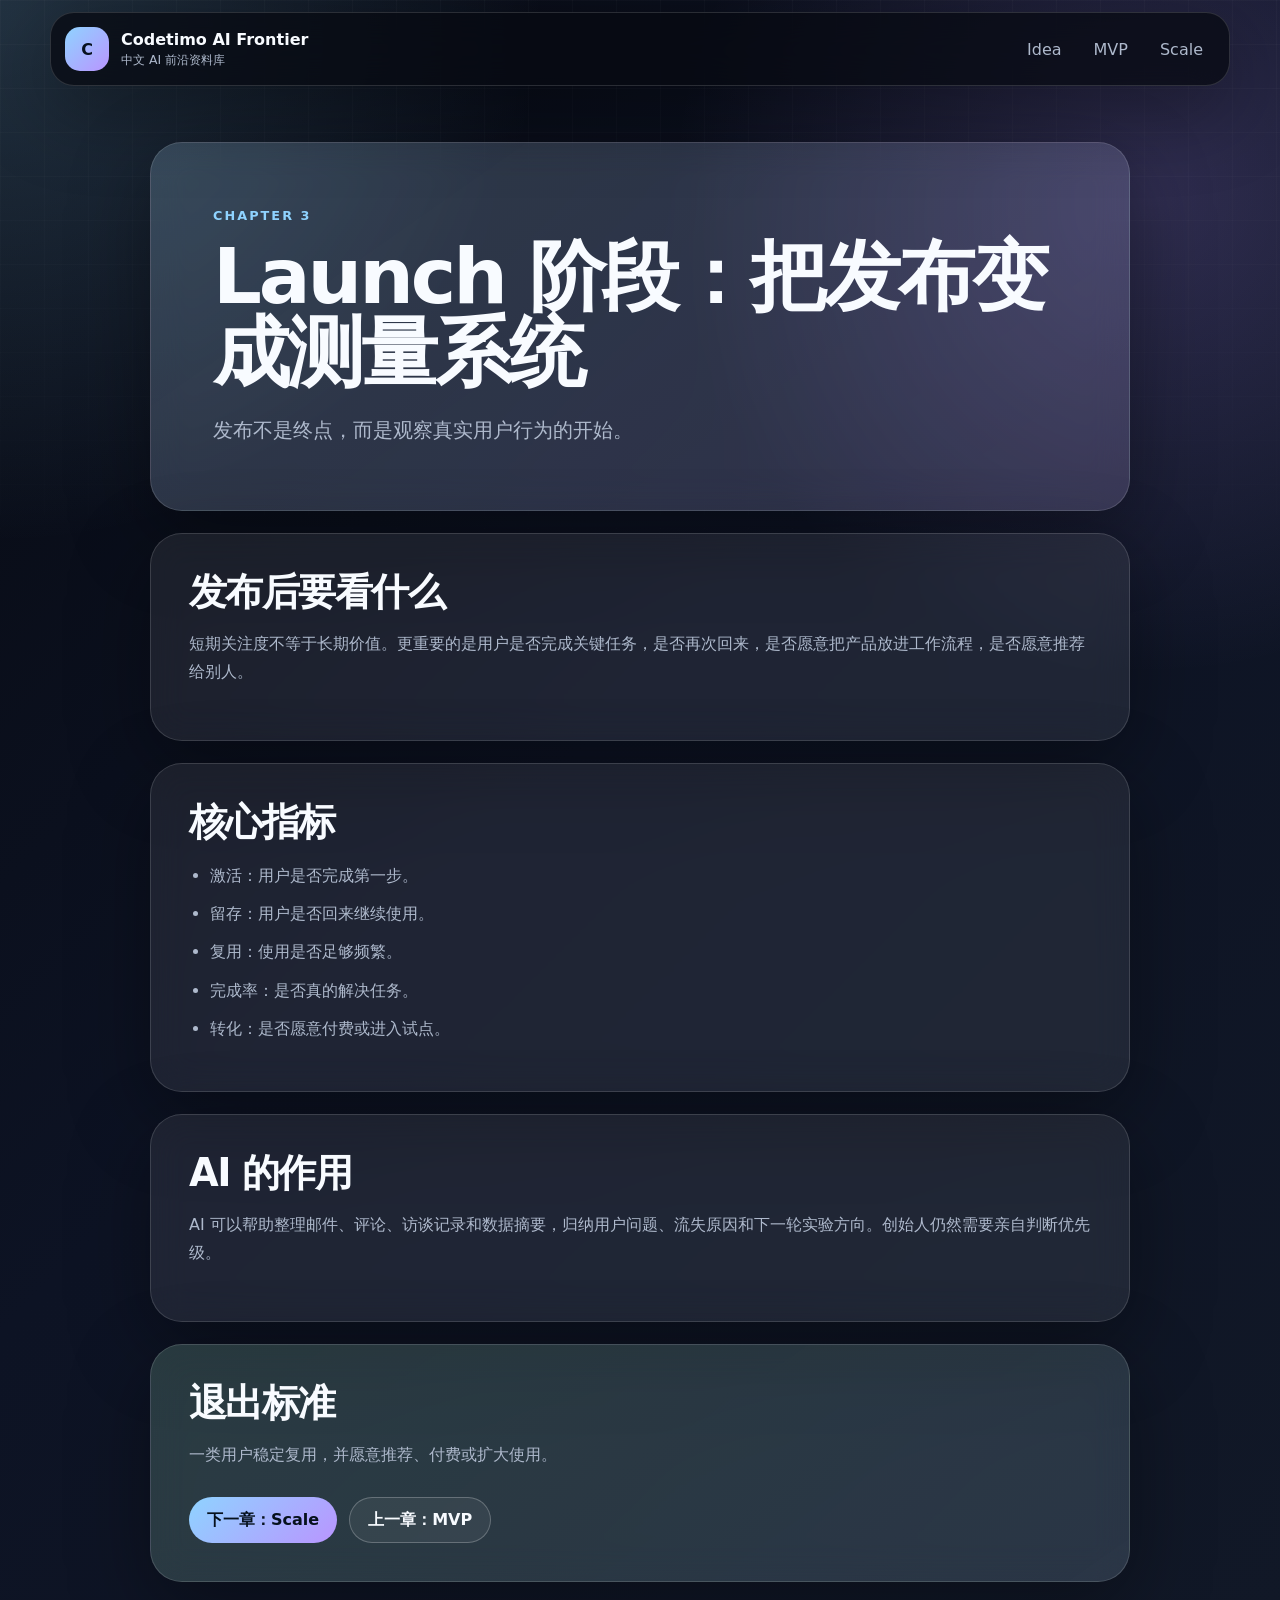
<file: articles/founders-playbook/launch.html>
<!DOCTYPE html><html lang="zh-CN"><head><meta charset="UTF-8"><meta name="viewport" content="width=device-width, initial-scale=1.0"><title>Launch 阶段｜AI 原生创业者手册</title><link rel="stylesheet" href="../../style.css"><link rel="stylesheet" href="../../article.css"></head><body><header class="site-header"><a class="brand" href="../../index.html"><span class="brand-mark">C</span><span><strong>Codetimo AI Frontier</strong><small>中文 AI 前沿资料库</small></span></a><nav class="site-nav"><a href="./idea.html">Idea</a><a href="./mvp.html">MVP</a><a href="./scale.html">Scale</a></nav></header><main class="article-shell"><article class="article-page"><header class="article-hero"><p class="eyebrow">Chapter 3</p><h1>Launch 阶段：把发布变成测量系统</h1><p class="article-lead">发布不是终点，而是观察真实用户行为的开始。</p></header><section class="article-section"><h2>发布后要看什么</h2><p>短期关注度不等于长期价值。更重要的是用户是否完成关键任务，是否再次回来，是否愿意把产品放进工作流程，是否愿意推荐给别人。</p></section><section class="article-section"><h2>核心指标</h2><ul class="checklist"><li>激活：用户是否完成第一步。</li><li>留存：用户是否回来继续使用。</li><li>复用：使用是否足够频繁。</li><li>完成率：是否真的解决任务。</li><li>转化：是否愿意付费或进入试点。</li></ul></section><section class="article-section"><h2>AI 的作用</h2><p>AI 可以帮助整理邮件、评论、访谈记录和数据摘要，归纳用户问题、流失原因和下一轮实验方向。创始人仍然需要亲自判断优先级。</p></section><section class="article-section closing-section"><h2>退出标准</h2><p>一类用户稳定复用，并愿意推荐、付费或扩大使用。</p><div class="article-actions"><a class="primary-link" href="./scale.html">下一章：Scale</a><a class="secondary-link" href="./mvp.html">上一章：MVP</a></div></section></article></main></body></html>
</file>
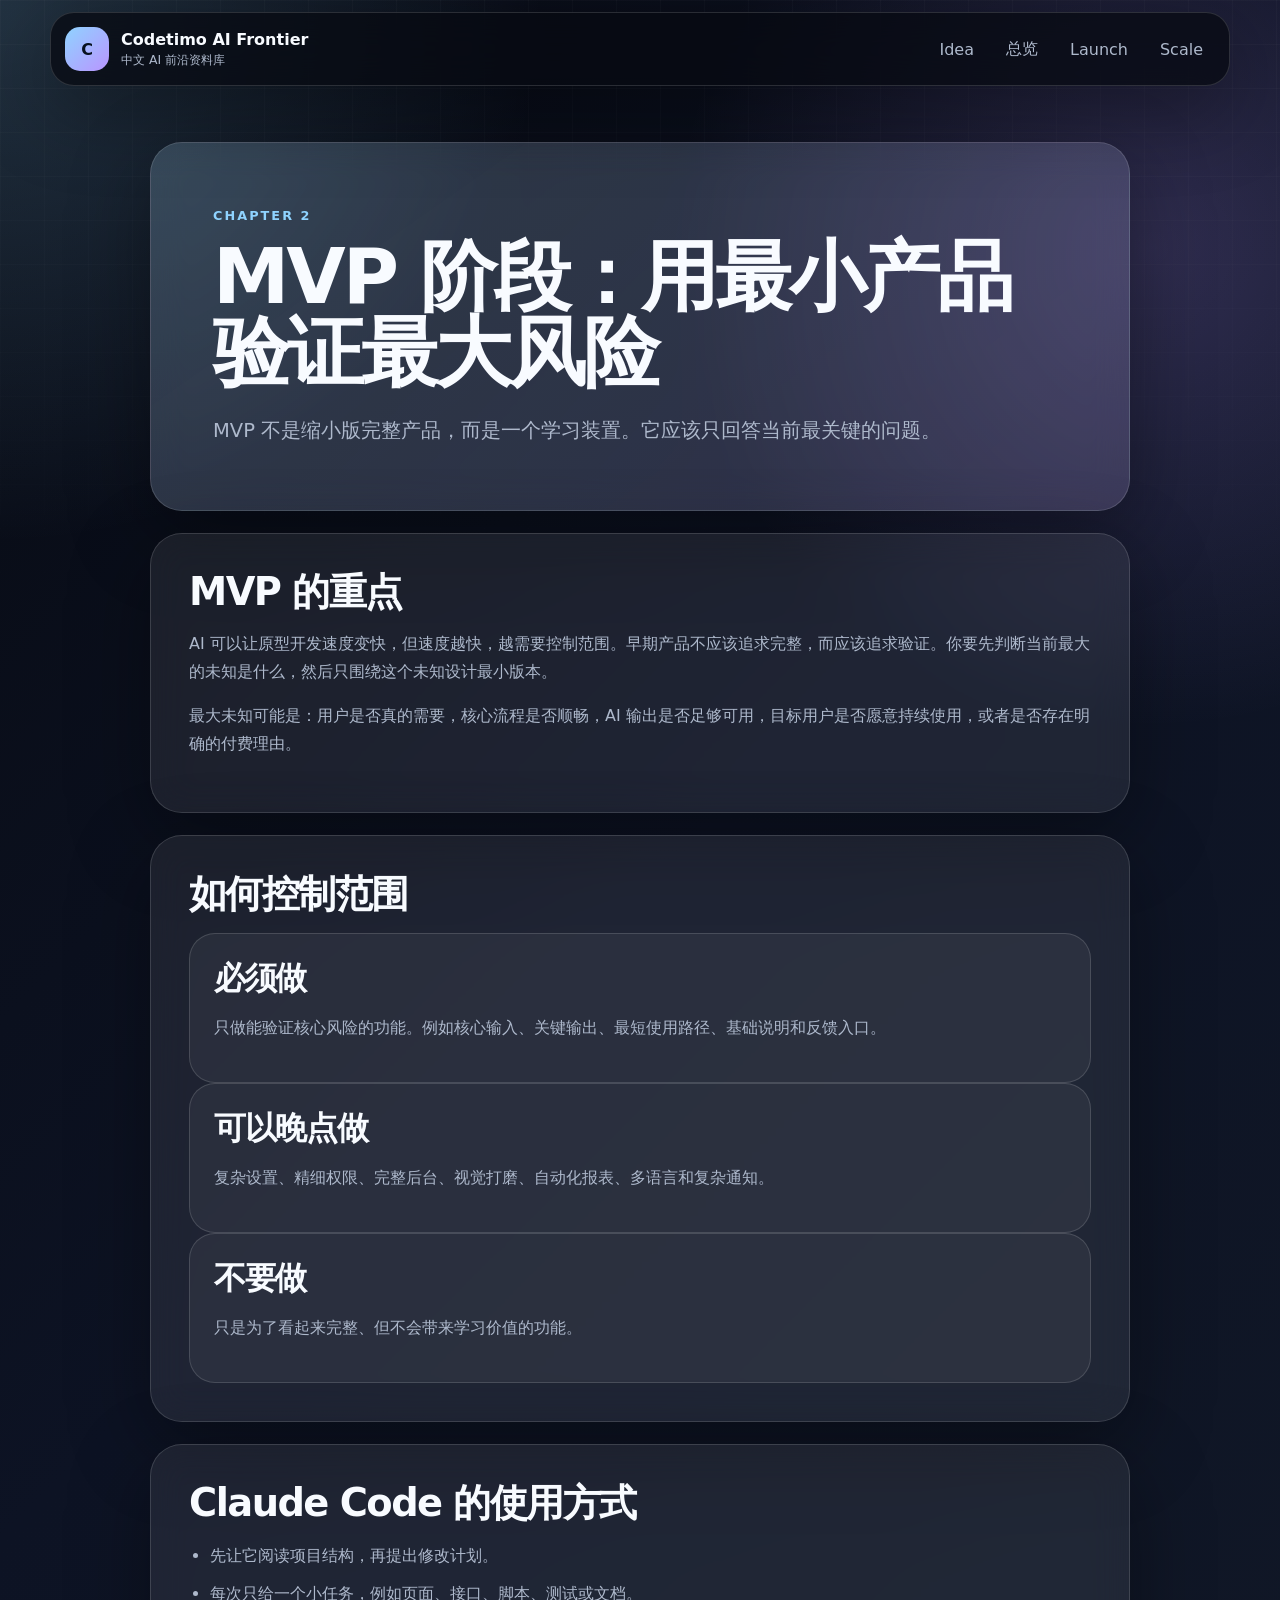
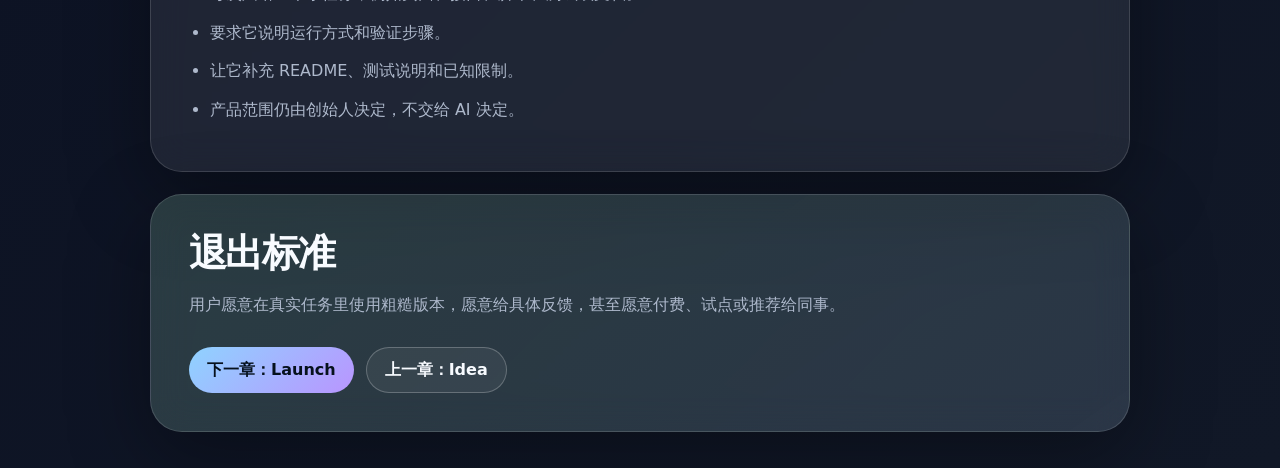
<file: articles/founders-playbook/mvp.html>
<!DOCTYPE html>
<html lang="zh-CN"><head><meta charset="UTF-8"><meta name="viewport" content="width=device-width, initial-scale=1.0"><title>MVP 阶段｜AI 原生创业者手册</title><link rel="stylesheet" href="../../style.css"><link rel="stylesheet" href="../../article.css"></head><body><header class="site-header"><a class="brand" href="../../index.html"><span class="brand-mark">C</span><span><strong>Codetimo AI Frontier</strong><small>中文 AI 前沿资料库</small></span></a><nav class="site-nav"><a href="./idea.html">Idea</a><a href="../founders-playbook-ai-native-startup.html">总览</a><a href="./launch.html">Launch</a><a href="./scale.html">Scale</a></nav></header><main class="article-shell"><article class="article-page"><header class="article-hero"><p class="eyebrow">Chapter 2</p><h1>MVP 阶段：用最小产品验证最大风险</h1><p class="article-lead">MVP 不是缩小版完整产品，而是一个学习装置。它应该只回答当前最关键的问题。</p></header><section class="article-section"><h2>MVP 的重点</h2><p>AI 可以让原型开发速度变快，但速度越快，越需要控制范围。早期产品不应该追求完整，而应该追求验证。你要先判断当前最大的未知是什么，然后只围绕这个未知设计最小版本。</p><p>最大未知可能是：用户是否真的需要，核心流程是否顺畅，AI 输出是否足够可用，目标用户是否愿意持续使用，或者是否存在明确的付费理由。</p></section><section class="article-section"><h2>如何控制范围</h2><div class="stage-card"><h3>必须做</h3><p>只做能验证核心风险的功能。例如核心输入、关键输出、最短使用路径、基础说明和反馈入口。</p></div><div class="stage-card"><h3>可以晚点做</h3><p>复杂设置、精细权限、完整后台、视觉打磨、自动化报表、多语言和复杂通知。</p></div><div class="stage-card"><h3>不要做</h3><p>只是为了看起来完整、但不会带来学习价值的功能。</p></div></section><section class="article-section"><h2>Claude Code 的使用方式</h2><ul class="checklist"><li>先让它阅读项目结构，再提出修改计划。</li><li>每次只给一个小任务，例如页面、接口、脚本、测试或文档。</li><li>要求它说明运行方式和验证步骤。</li><li>让它补充 README、测试说明和已知限制。</li><li>产品范围仍由创始人决定，不交给 AI 决定。</li></ul></section><section class="article-section closing-section"><h2>退出标准</h2><p>用户愿意在真实任务里使用粗糙版本，愿意给具体反馈，甚至愿意付费、试点或推荐给同事。</p><div class="article-actions"><a class="primary-link" href="./launch.html">下一章：Launch</a><a class="secondary-link" href="./idea.html">上一章：Idea</a></div></section></article></main></body></html>
</file>
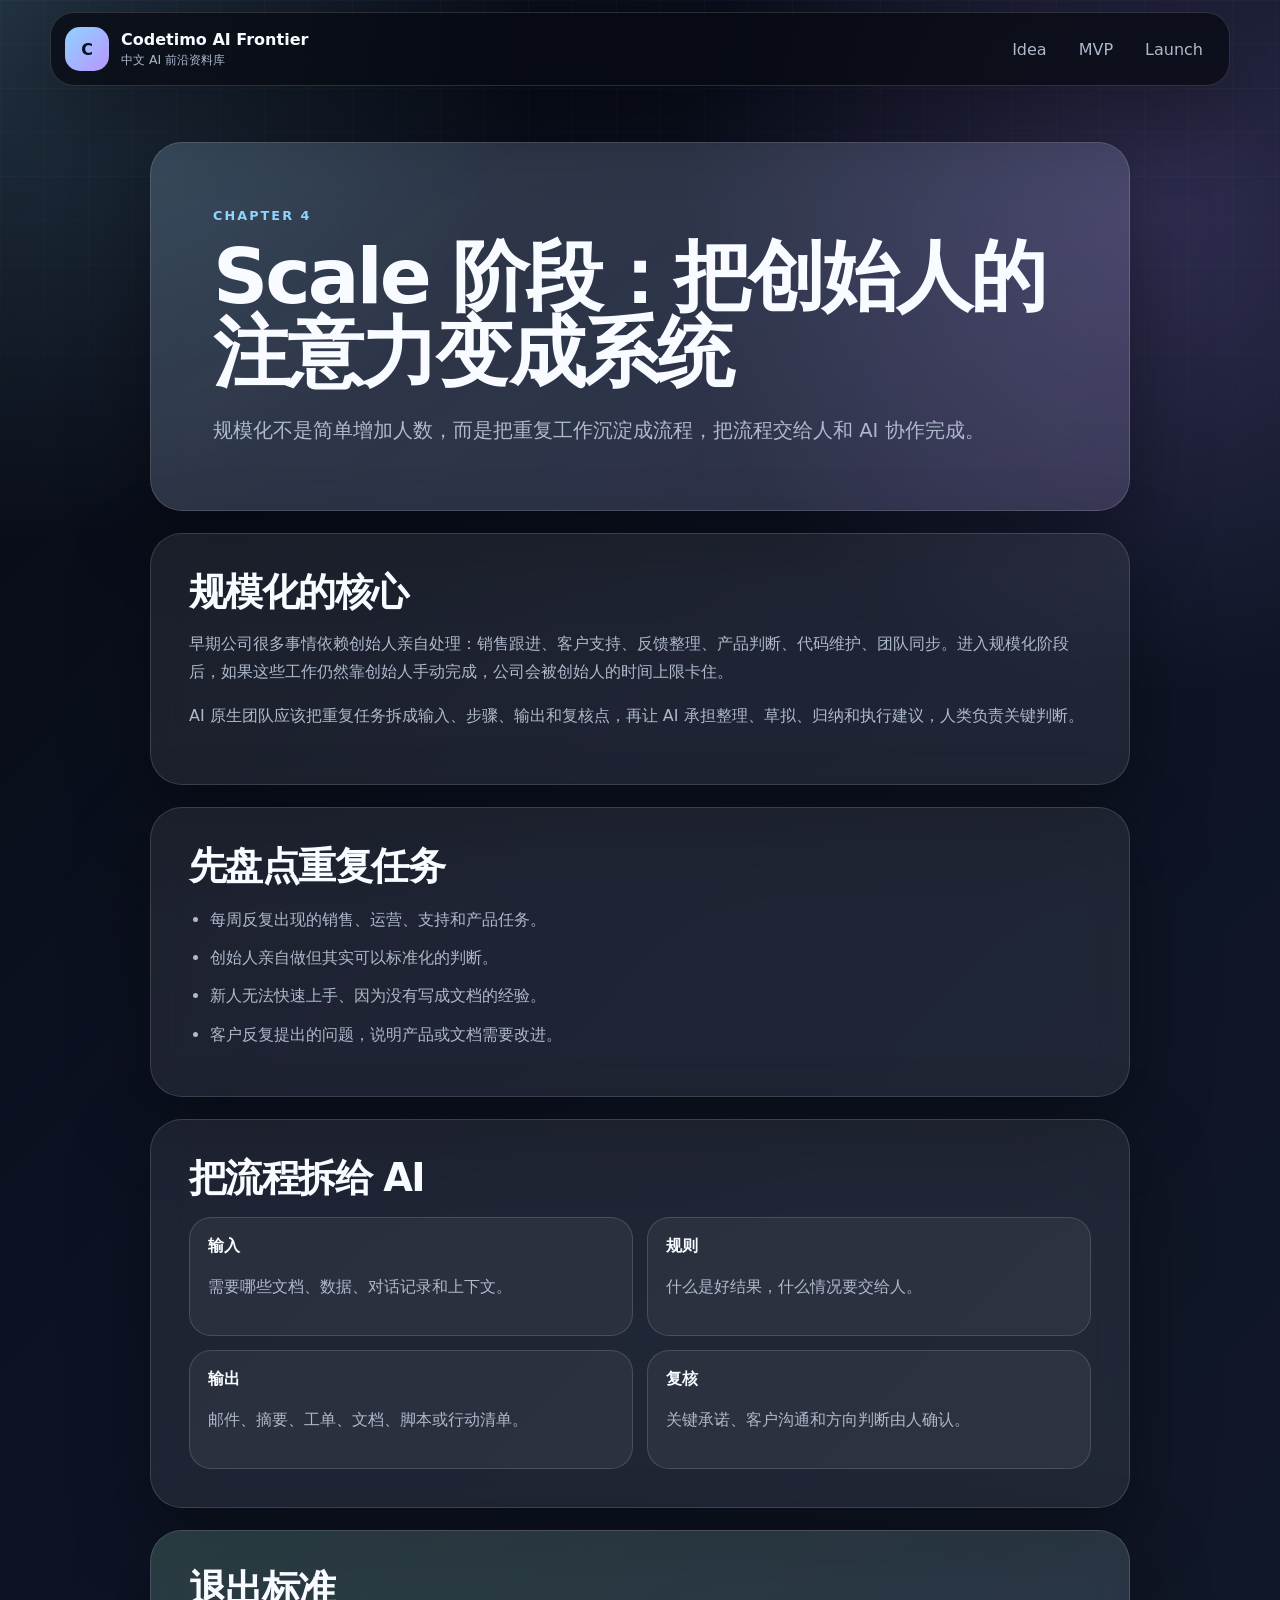
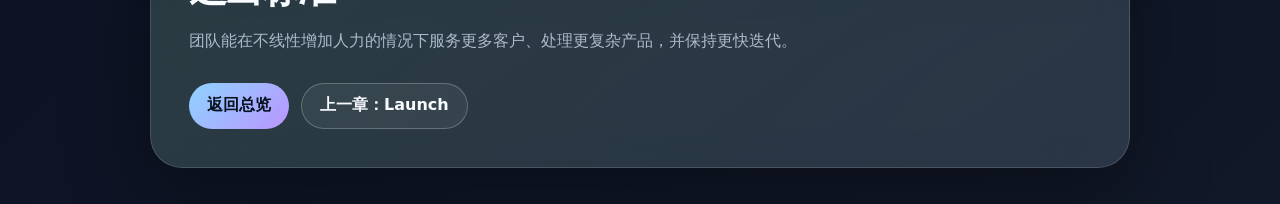
<file: articles/founders-playbook/scale.html>
<!DOCTYPE html><html lang="zh-CN"><head><meta charset="UTF-8"><meta name="viewport" content="width=device-width, initial-scale=1.0"><title>Scale 阶段｜AI 原生创业者手册</title><link rel="stylesheet" href="../../style.css"><link rel="stylesheet" href="../../article.css"></head><body><header class="site-header"><a class="brand" href="../../index.html"><span class="brand-mark">C</span><span><strong>Codetimo AI Frontier</strong><small>中文 AI 前沿资料库</small></span></a><nav class="site-nav"><a href="./idea.html">Idea</a><a href="./mvp.html">MVP</a><a href="./launch.html">Launch</a></nav></header><main class="article-shell"><article class="article-page"><header class="article-hero"><p class="eyebrow">Chapter 4</p><h1>Scale 阶段：把创始人的注意力变成系统</h1><p class="article-lead">规模化不是简单增加人数，而是把重复工作沉淀成流程，把流程交给人和 AI 协作完成。</p></header><section class="article-section"><h2>规模化的核心</h2><p>早期公司很多事情依赖创始人亲自处理：销售跟进、客户支持、反馈整理、产品判断、代码维护、团队同步。进入规模化阶段后，如果这些工作仍然靠创始人手动完成，公司会被创始人的时间上限卡住。</p><p>AI 原生团队应该把重复任务拆成输入、步骤、输出和复核点，再让 AI 承担整理、草拟、归纳和执行建议，人类负责关键判断。</p></section><section class="article-section"><h2>先盘点重复任务</h2><ul class="checklist"><li>每周反复出现的销售、运营、支持和产品任务。</li><li>创始人亲自做但其实可以标准化的判断。</li><li>新人无法快速上手、因为没有写成文档的经验。</li><li>客户反复提出的问题，说明产品或文档需要改进。</li></ul></section><section class="article-section"><h2>把流程拆给 AI</h2><div class="tool-matrix"><div><strong>输入</strong><p>需要哪些文档、数据、对话记录和上下文。</p></div><div><strong>规则</strong><p>什么是好结果，什么情况要交给人。</p></div><div><strong>输出</strong><p>邮件、摘要、工单、文档、脚本或行动清单。</p></div><div><strong>复核</strong><p>关键承诺、客户沟通和方向判断由人确认。</p></div></div></section><section class="article-section closing-section"><h2>退出标准</h2><p>团队能在不线性增加人力的情况下服务更多客户、处理更复杂产品，并保持更快迭代。</p><div class="article-actions"><a class="primary-link" href="../founders-playbook-ai-native-startup.html">返回总览</a><a class="secondary-link" href="./launch.html">上一章：Launch</a></div></section></article></main></body></html>
</file>
<file: style.css>
:root {
  color-scheme: dark;
  --bg: #070a12;
  --bg-soft: #0f1728;
  --panel: rgba(255, 255, 255, 0.075);
  --panel-strong: rgba(255, 255, 255, 0.11);
  --line: rgba(255, 255, 255, 0.14);
  --line-strong: rgba(255, 255, 255, 0.24);
  --text-main: #f8fbff;
  --text-soft: #aeb9cc;
  --text-muted: #7c879a;
  --accent: #8fd3ff;
  --accent-strong: #b995ff;
  --accent-warm: #ffd166;
  --success: #78e0a5;
  --warning: #ffcb77;
  --shadow: 0 24px 80px rgba(0, 0, 0, 0.35);
}

* {
  box-sizing: border-box;
}

html {
  scroll-behavior: smooth;
}

body {
  margin: 0;
  min-height: 100vh;
  font-family: Inter, ui-sans-serif, system-ui, -apple-system, BlinkMacSystemFont, "Segoe UI", "PingFang SC", "Microsoft YaHei", sans-serif;
  color: var(--text-main);
  background:
    radial-gradient(circle at top left, rgba(143, 211, 255, 0.2), transparent 34rem),
    radial-gradient(circle at 90% 12%, rgba(185, 149, 255, 0.2), transparent 30rem),
    linear-gradient(135deg, #070a12 0%, #0d1324 46%, #111827 100%);
}

body::before {
  content: "";
  position: fixed;
  inset: 0;
  z-index: -1;
  background-image:
    linear-gradient(rgba(255, 255, 255, 0.035) 1px, transparent 1px),
    linear-gradient(90deg, rgba(255, 255, 255, 0.035) 1px, transparent 1px);
  background-size: 44px 44px;
  mask-image: linear-gradient(to bottom, rgba(0, 0, 0, 0.7), transparent 75%);
}

a {
  color: inherit;
  text-decoration: none;
}

p {
  line-height: 1.75;
}

.site-header,
main,
.site-footer {
  width: min(1180px, calc(100% - 32px));
  margin: 0 auto;
}

.site-header {
  position: sticky;
  top: 12px;
  z-index: 10;
  display: flex;
  align-items: center;
  justify-content: space-between;
  gap: 18px;
  margin-top: 12px;
  padding: 14px;
  border: 1px solid var(--line);
  border-radius: 24px;
  background: rgba(7, 10, 18, 0.76);
  box-shadow: var(--shadow);
  backdrop-filter: blur(18px);
}

.brand {
  display: inline-flex;
  align-items: center;
  gap: 12px;
}

.brand-mark {
  display: grid;
  place-items: center;
  width: 44px;
  height: 44px;
  border-radius: 15px;
  color: #07111f;
  font-weight: 900;
  background: linear-gradient(135deg, var(--accent), var(--accent-strong));
}

.brand strong,
.brand small {
  display: block;
}

.brand small {
  margin-top: 3px;
  color: var(--text-soft);
  font-size: 0.78rem;
}

.site-nav {
  display: flex;
  align-items: center;
  gap: 8px;
  flex-wrap: wrap;
  justify-content: flex-end;
}

.site-nav a {
  padding: 9px 12px;
  border-radius: 999px;
  color: var(--text-soft);
  transition: background 160ms ease, color 160ms ease;
}

.site-nav a:hover {
  color: var(--text-main);
  background: var(--panel);
}

main {
  padding: 56px 0 36px;
}

.hero-section {
  display: grid;
  grid-template-columns: minmax(0, 1.35fr) minmax(300px, 0.65fr);
  gap: 22px;
  align-items: stretch;
}

.hero-copy,
.hero-panel,
.notice-card,
.section-block {
  border: 1px solid var(--line);
  border-radius: 32px;
  background: var(--panel);
  box-shadow: var(--shadow);
  backdrop-filter: blur(18px);
}

.hero-copy {
  padding: clamp(30px, 6vw, 62px);
  background:
    linear-gradient(145deg, rgba(143, 211, 255, 0.15), rgba(185, 149, 255, 0.08)),
    var(--panel);
}

.eyebrow {
  margin: 0 0 12px;
  color: var(--accent);
  font-size: 0.8rem;
  font-weight: 800;
  letter-spacing: 0.16em;
  text-transform: uppercase;
}

h1,
h2,
h3 {
  margin: 0;
  letter-spacing: -0.04em;
}

h1 {
  max-width: 880px;
  font-size: clamp(2.55rem, 7vw, 5.8rem);
  line-height: 0.98;
}

h2 {
  font-size: clamp(1.8rem, 3vw, 3rem);
  line-height: 1.05;
}

h3 {
  font-size: 1.22rem;
  line-height: 1.25;
}

.hero-intro {
  max-width: 760px;
  margin: 24px 0 0;
  color: var(--text-soft);
  font-size: clamp(1rem, 2vw, 1.18rem);
}

.hero-actions {
  display: flex;
  flex-wrap: wrap;
  gap: 12px;
  margin-top: 30px;
}

.primary-link,
.secondary-link {
  display: inline-flex;
  align-items: center;
  justify-content: center;
  min-height: 46px;
  padding: 0 18px;
  border-radius: 999px;
  font-weight: 800;
  transition: transform 160ms ease, border-color 160ms ease, background 160ms ease;
}

.primary-link {
  color: #06111d;
  background: linear-gradient(135deg, var(--accent), var(--accent-strong));
}

.secondary-link {
  color: var(--text-main);
  border: 1px solid var(--line-strong);
  background: rgba(255, 255, 255, 0.06);
}

.primary-link:hover,
.secondary-link:hover,
.list-item:hover,
.resource-card:hover,
.timeline-step:hover {
  transform: translateY(-2px);
}

.hero-panel {
  display: grid;
  gap: 16px;
  padding: 18px;
}

.panel-card,
.panel-grid > div {
  border: 1px solid var(--line);
  border-radius: 24px;
  background: rgba(255, 255, 255, 0.07);
}

.panel-card {
  min-height: 280px;
  display: flex;
  flex-direction: column;
  justify-content: flex-end;
  padding: 24px;
}

.panel-card span,
.panel-grid span {
  color: var(--text-muted);
}

.panel-card strong {
  display: block;
  margin: 10px 0;
  font-size: clamp(1.8rem, 4vw, 3rem);
  line-height: 1;
}

.panel-card p {
  margin: 0;
  color: var(--text-soft);
}

.panel-grid {
  display: grid;
  grid-template-columns: 1fr 1fr;
  gap: 16px;
}

.panel-grid > div {
  padding: 18px;
}

.panel-grid strong,
.panel-grid span {
  display: block;
}

.panel-grid strong {
  margin-bottom: 8px;
}

.notice-card {
  display: flex;
  align-items: flex-start;
  gap: 16px;
  margin-top: 22px;
  padding: 22px 24px;
  color: var(--text-soft);
}

.notice-card p {
  margin: 0;
}

.notice-icon {
  display: grid;
  flex: 0 0 auto;
  place-items: center;
  width: 36px;
  height: 36px;
  border-radius: 50%;
  color: #07111f;
  background: var(--accent-warm);
}

.section-block {
  margin-top: 22px;
  padding: clamp(22px, 4vw, 34px);
}

.section-heading {
  display: grid;
  gap: 10px;
  margin-bottom: 22px;
}

.section-heading p:not(.eyebrow) {
  max-width: 680px;
  margin: 0;
  color: var(--text-soft);
}

.section-heading.centered {
  text-align: center;
  justify-items: center;
}

.cards-grid {
  display: grid;
  gap: 16px;
}

.featured-grid {
  grid-template-columns: repeat(3, minmax(0, 1fr));
}

.resource-card,
.list-item,
.timeline-step,
.rules-grid > div {
  border: 1px solid var(--line);
  border-radius: 24px;
  background: rgba(255, 255, 255, 0.065);
}

.resource-card {
  min-height: 310px;
  display: flex;
  flex-direction: column;
  padding: 22px;
  transition: transform 160ms ease, border-color 160ms ease, background 160ms ease;
}

.resource-card:hover,
.list-item:hover,
.timeline-step:hover {
  border-color: rgba(143, 211, 255, 0.45);
  background: rgba(255, 255, 255, 0.09);
}

.card-meta,
.card-footer {
  display: flex;
  align-items: center;
  justify-content: space-between;
  gap: 12px;
  flex-wrap: wrap;
}

.card-meta {
  margin-bottom: 22px;
  color: var(--text-muted);
  font-size: 0.82rem;
}

.resource-card p {
  flex: 1;
  color: var(--text-soft);
}

.card-footer {
  margin-top: 18px;
}

.card-footer a,
.timeline-step a {
  color: var(--accent);
  font-weight: 800;
}

.status,
.item-tag {
  display: inline-flex;
  align-items: center;
  width: fit-content;
  min-height: 28px;
  padding: 0 10px;
  border-radius: 999px;
  font-size: 0.78rem;
  font-weight: 800;
}

.status-ready {
  color: #062013;
  background: var(--success);
}

.status-waiting {
  color: #221506;
  background: var(--warning);
}

.two-column-layout {
  display: grid;
  grid-template-columns: repeat(2, minmax(0, 1fr));
  gap: 22px;
}

.section-block.compact {
  align-self: start;
}

.list-stack {
  display: grid;
  gap: 14px;
}

.list-item {
  display: grid;
  gap: 10px;
  padding: 18px;
  transition: transform 160ms ease, border-color 160ms ease, background 160ms ease;
}

.list-item p {
  margin: 0;
  color: var(--text-soft);
}

.item-tag {
  color: var(--accent);
  border: 1px solid rgba(143, 211, 255, 0.34);
  background: rgba(143, 211, 255, 0.09);
}

.timeline {
  display: grid;
  grid-template-columns: repeat(3, minmax(0, 1fr));
  gap: 16px;
}

.timeline-step {
  padding: 22px;
  transition: transform 160ms ease, border-color 160ms ease, background 160ms ease;
}

.timeline-step span {
  display: inline-flex;
  align-items: center;
  justify-content: center;
  width: 42px;
  height: 42px;
  margin-bottom: 18px;
  border-radius: 14px;
  color: #06111d;
  font-weight: 900;
  background: linear-gradient(135deg, var(--accent), var(--accent-strong));
}

.timeline-step p {
  color: var(--text-soft);
}

.curation-system {
  display: grid;
  grid-template-columns: 0.75fr 1.25fr;
  gap: 22px;
  align-items: start;
}

.rules-grid {
  display: grid;
  grid-template-columns: repeat(2, minmax(0, 1fr));
  gap: 14px;
}

.rules-grid > div {
  padding: 18px;
}

.rules-grid p {
  margin: 8px 0 0;
  color: var(--text-soft);
}

.site-footer {
  display: flex;
  justify-content: space-between;
  gap: 16px;
  padding: 22px 0 36px;
  color: var(--text-muted);
}

.site-footer p {
  margin: 0;
}

.site-footer a {
  color: var(--accent);
  font-weight: 800;
}

@media (max-width: 960px) {
  .site-header,
  .hero-section,
  .two-column-layout,
  .curation-system {
    grid-template-columns: 1fr;
  }

  .site-header {
    display: grid;
  }

  .site-nav {
    justify-content: flex-start;
  }

  .featured-grid,
  .timeline {
    grid-template-columns: 1fr;
  }
}

@media (max-width: 640px) {
  .site-header,
  main,
  .site-footer {
    width: min(100% - 20px, 100%);
  }

  main {
    padding-top: 28px;
  }

  .hero-copy,
  .hero-panel,
  .notice-card,
  .section-block {
    border-radius: 24px;
  }

  .hero-actions,
  .site-footer {
    flex-direction: column;
  }

  .primary-link,
  .secondary-link {
    width: 100%;
  }

  .panel-grid,
  .rules-grid {
    grid-template-columns: 1fr;
  }
}
</file>
<file: article.css>
.article-shell{max-width:980px}.article-page{display:grid;gap:22px}.article-hero,.article-note,.article-section{border:1px solid var(--line);border-radius:32px;background:var(--panel);box-shadow:var(--shadow);backdrop-filter:blur(18px)}.article-hero{padding:clamp(30px,6vw,62px);background:linear-gradient(145deg,rgba(143,211,255,.14),rgba(185,149,255,.1)),var(--panel)}.article-hero h1{max-width:880px;font-size:clamp(2.2rem,6vw,4.8rem)}.article-lead{max-width:780px;margin:24px 0 0;color:var(--text-soft);font-size:clamp(1.05rem,2vw,1.22rem)}.article-actions{display:flex;flex-wrap:wrap;gap:12px;margin-top:28px}.article-note{padding:22px 24px;color:var(--text-soft);background:rgba(255,209,102,.08);border-color:rgba(255,209,102,.24)}.article-note strong{display:block;color:var(--accent-warm);margin-bottom:8px}.article-note p{margin:0}.article-section{padding:clamp(24px,4vw,38px)}.article-section h2{margin-bottom:18px}.article-section>p,.stage-card p,.tool-matrix p,.prompt-list p,.checklist{color:var(--text-soft)}.stage-grid{display:grid;gap:18px}.stage-card{padding:24px;border:1px solid var(--line);border-radius:26px;background:rgba(255,255,255,.055)}.stage-card>span{display:inline-flex;align-items:center;justify-content:center;width:42px;height:42px;margin-bottom:16px;border-radius:14px;color:#06111d;font-weight:900;background:linear-gradient(135deg,var(--accent),var(--accent-strong))}.stage-card h3{font-size:clamp(1.35rem,3vw,2rem);margin-bottom:12px}.stage-card h4{margin:22px 0 10px;color:var(--text-main)}.stage-card ul,.checklist{margin:0;padding-left:1.3rem;line-height:1.9}.stage-card li,.checklist li{margin:8px 0}.tool-matrix,.prompt-list{display:grid;grid-template-columns:repeat(2,minmax(0,1fr));gap:14px}.tool-matrix>div,.prompt-list>article{padding:18px;border:1px solid var(--line);border-radius:22px;background:rgba(255,255,255,.055)}.tool-matrix strong,.prompt-list h3{display:block;margin-bottom:8px}.prompt-list p{margin:0;font-size:.95rem}.closing-section{background:linear-gradient(145deg,rgba(120,224,165,.12),rgba(143,211,255,.08)),var(--panel)}@media(max-width:760px){.tool-matrix,.prompt-list{grid-template-columns:1fr}.article-actions{flex-direction:column}.article-actions .primary-link,.article-actions .secondary-link{width:100%}}
</file>
